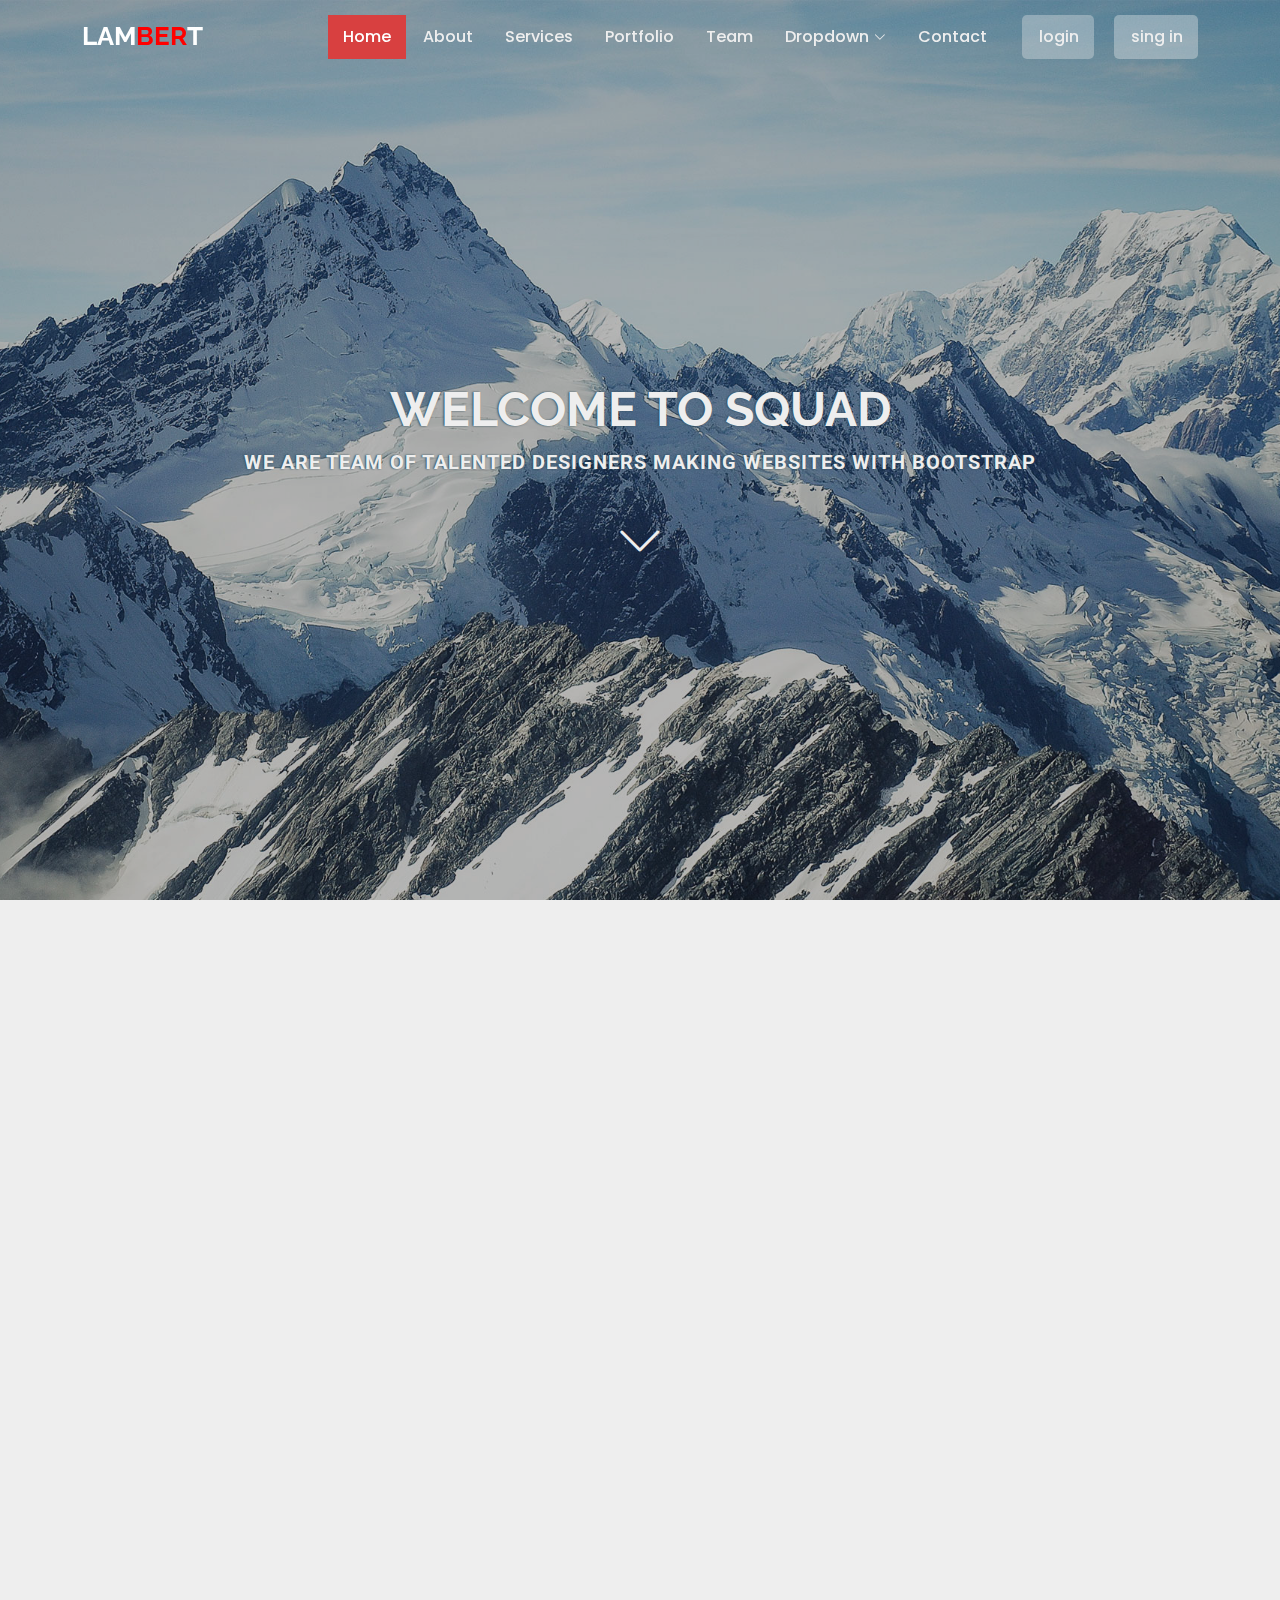
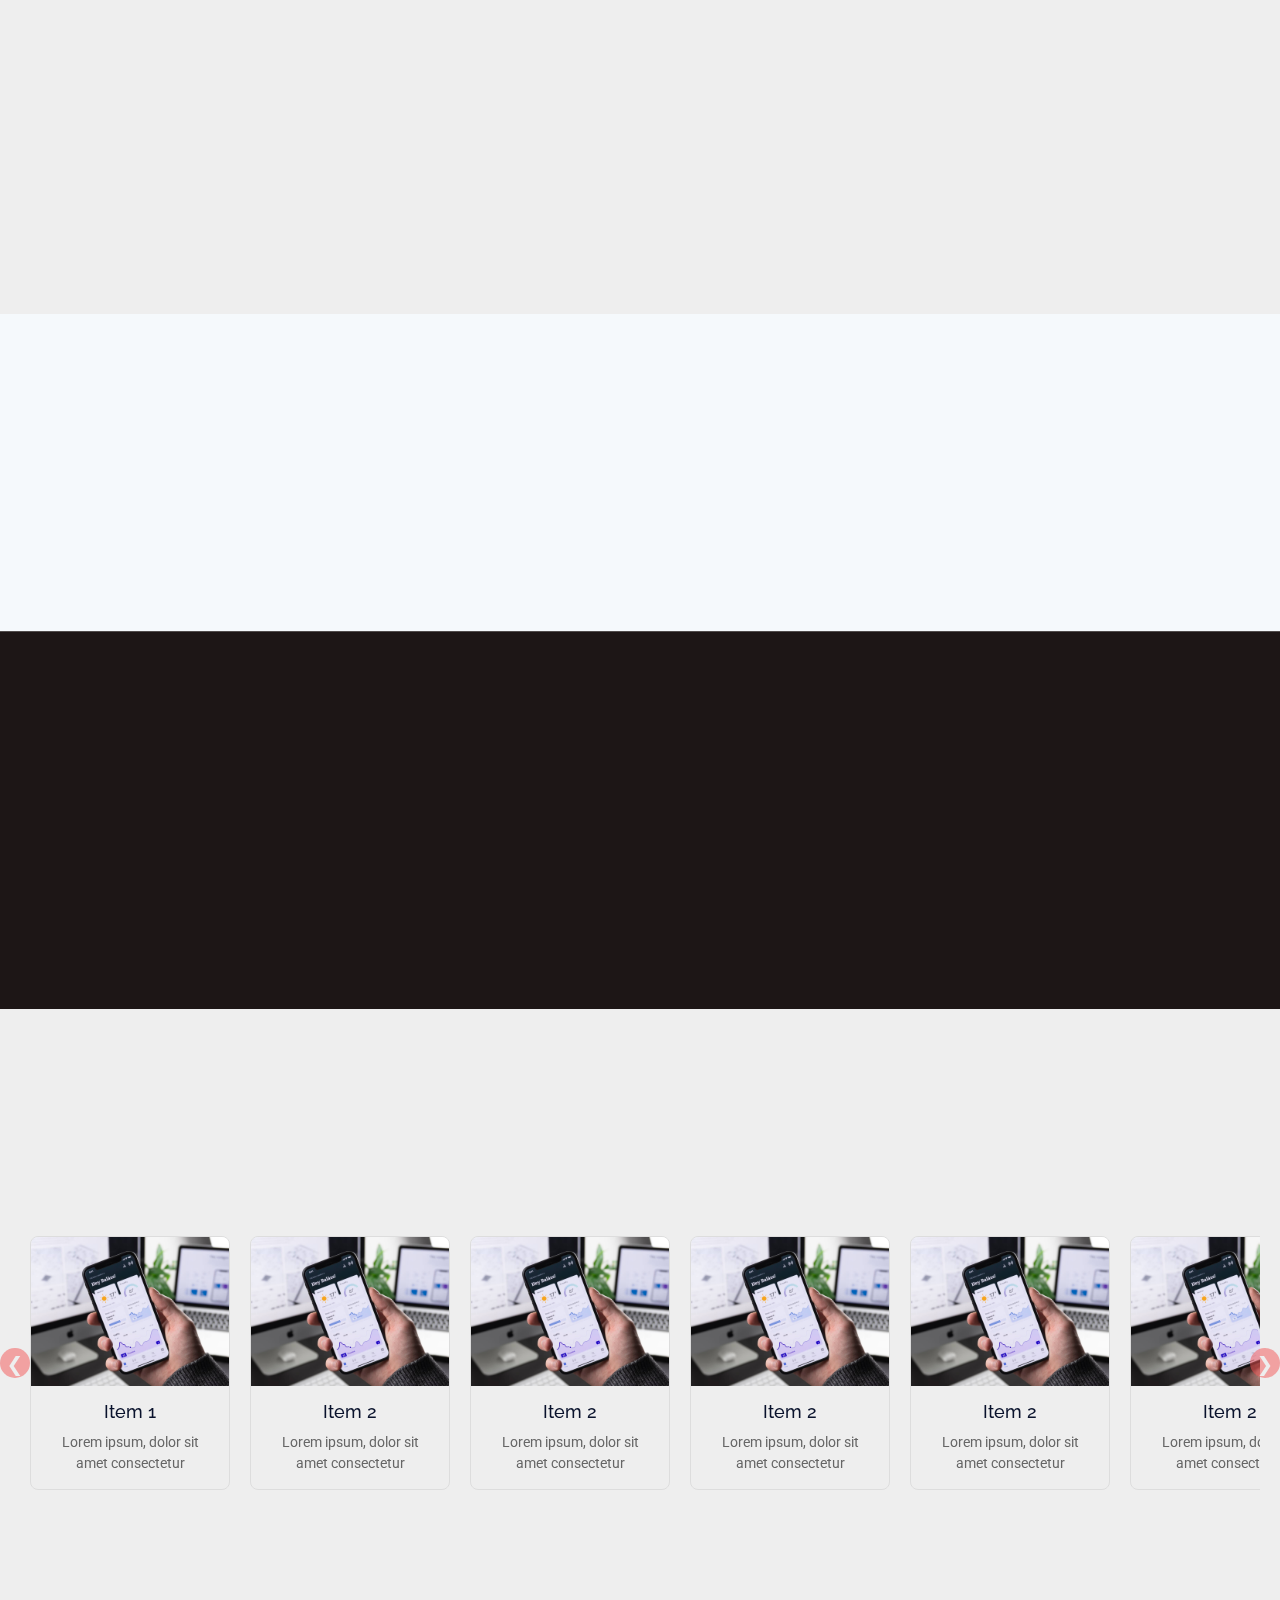
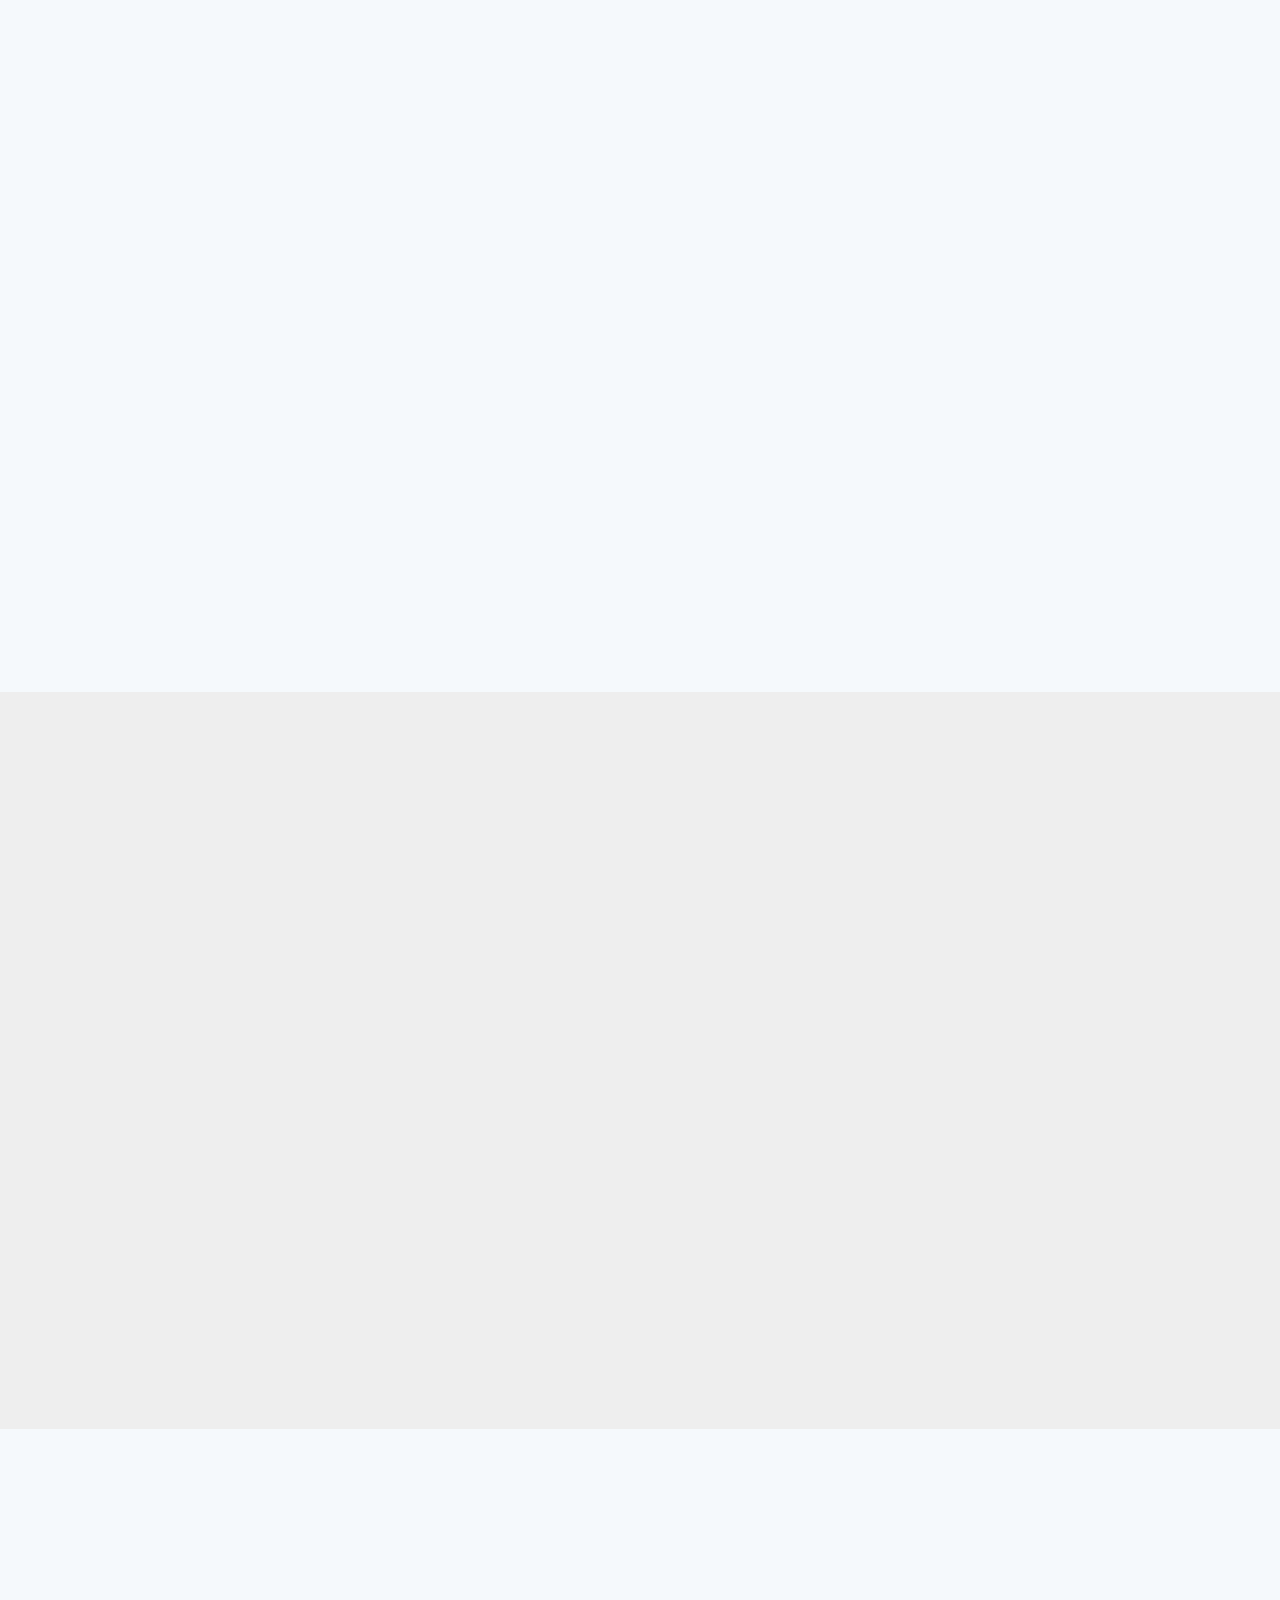
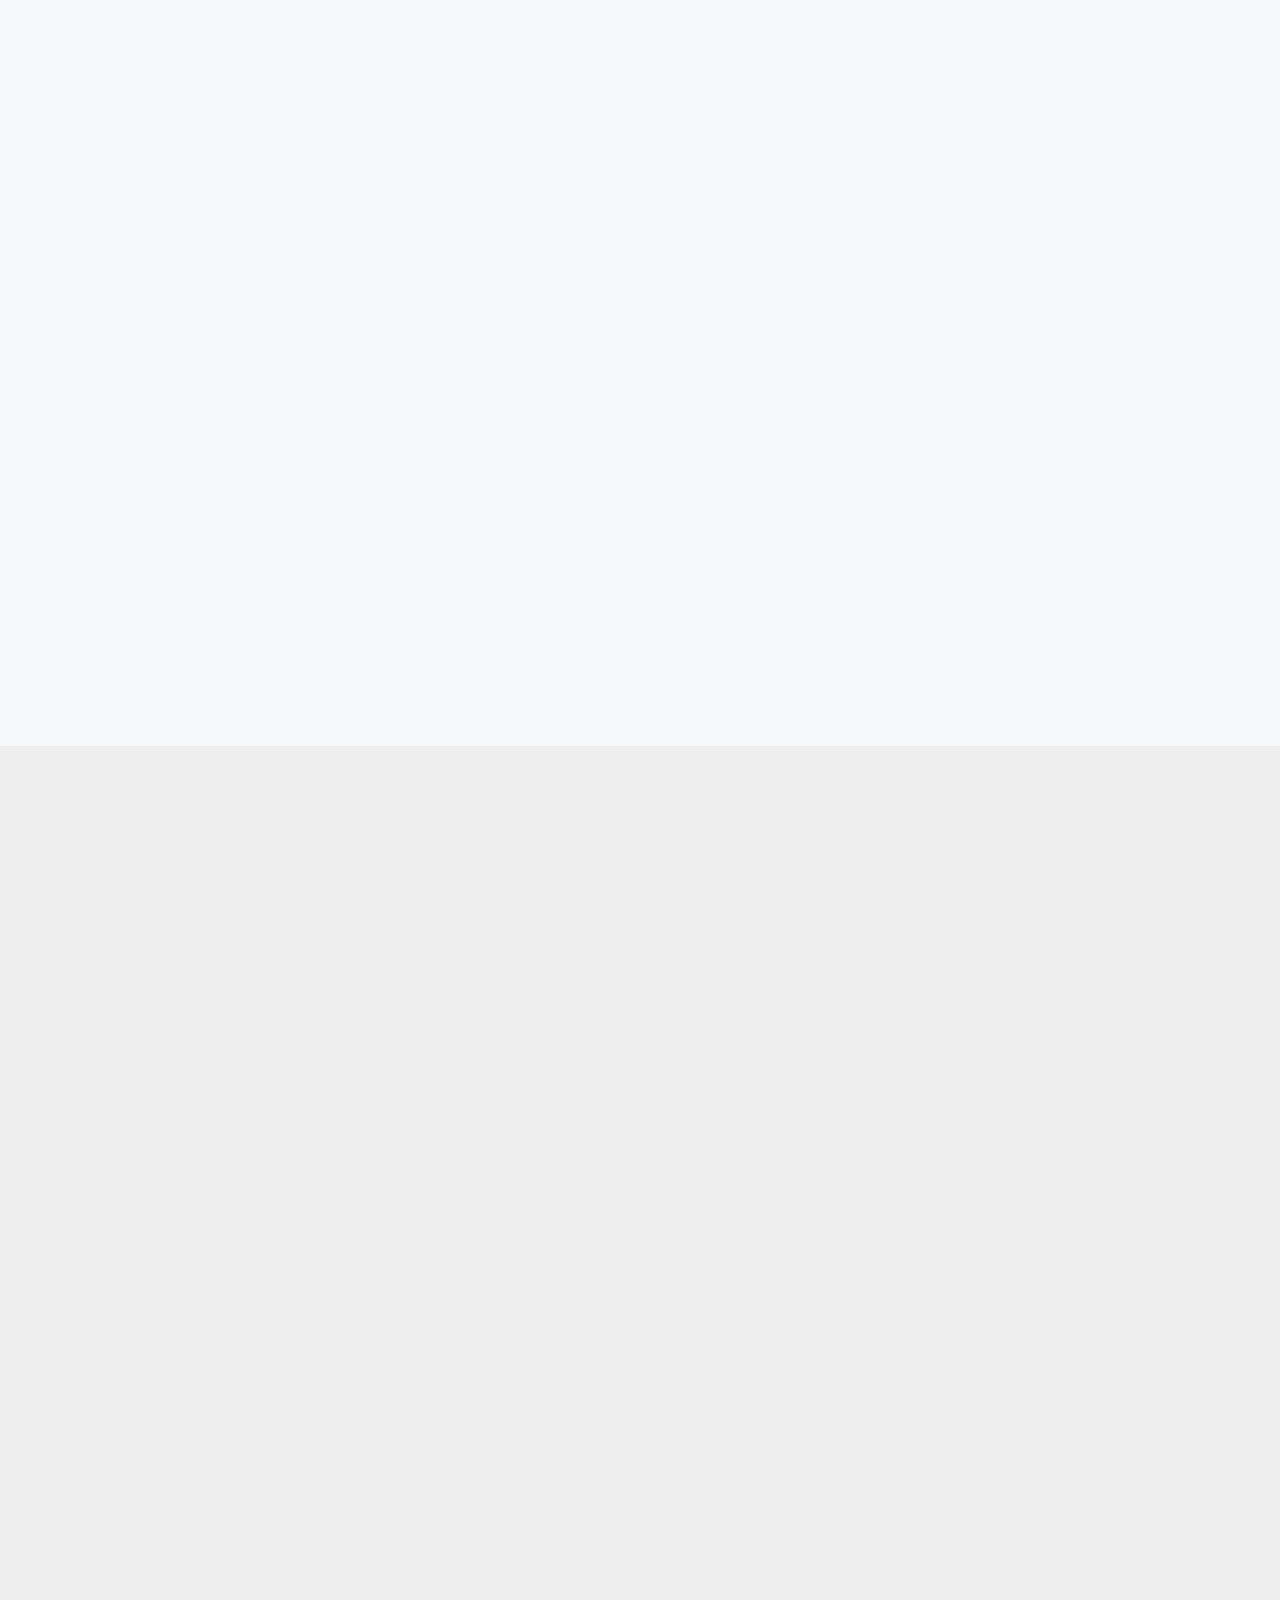
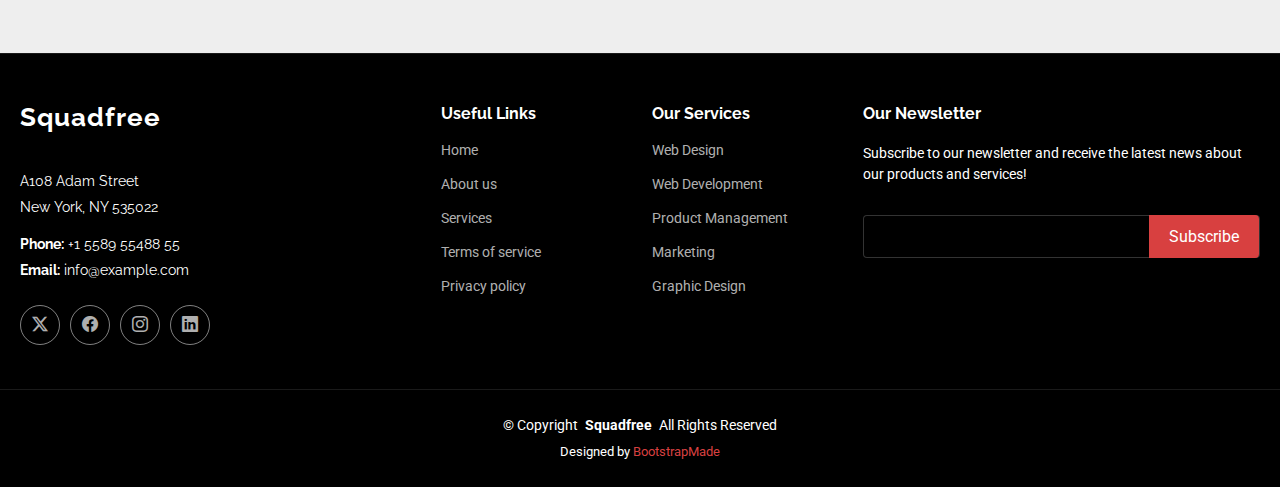
<file: Squadfree/Squadfree/index.html>
<!DOCTYPE html>
<html lang="en">

<head>
  <meta charset="utf-8">
  <meta content="width=device-width, initial-scale=1.0" name="viewport">
  <title>Lambert</title>
  <meta name="description" content="">
  <meta name="keywords" content="">

  <!-- Favicons -->
  <link href="assets/img/iconlambert.png" rel="icon">
  <link href="assets/img/apple-touch-icon.png" rel="apple-touch-icon">

  <!-- Fonts -->
  <link href="https://fonts.googleapis.com" rel="preconnect">
  <link href="https://fonts.gstatic.com" rel="preconnect" crossorigin>
  <link href="https://fonts.googleapis.com/css2?family=Roboto:ital,wght@0,100;0,300;0,400;0,500;0,700;0,900;1,100;1,300;1,400;1,500;1,700;1,900&family=Poppins:ital,wght@0,100;0,200;0,300;0,400;0,500;0,600;0,700;0,800;0,900;1,100;1,200;1,300;1,400;1,500;1,600;1,700;1,800;1,900&family=Raleway:ital,wght@0,100;0,200;0,300;0,400;0,500;0,600;0,700;0,800;0,900;1,100;1,200;1,300;1,400;1,500;1,600;1,700;1,800;1,900&display=swap" rel="stylesheet">

  <!-- Vendor CSS Files -->
  <link href="assets/vendor/bootstrap/css/bootstrap.min.css" rel="stylesheet">
  <link href="assets/vendor/bootstrap-icons/bootstrap-icons.css" rel="stylesheet">
  <link href="assets/vendor/aos/aos.css" rel="stylesheet">
  <link href="assets/vendor/glightbox/css/glightbox.min.css" rel="stylesheet">
  <link href="assets/vendor/swiper/swiper-bundle.min.css" rel="stylesheet">

  <!-- Main CSS File -->
  <link href="assets/css/main.css" rel="stylesheet">

</head>

<body class="index-page">

  <header id="header" class="header d-flex align-items-center fixed-top">
    <div class="container-fluid container-xl position-relative d-flex align-items-center justify-content-between">

      <a href="index.html" class="logo d-flex align-items-center">
        <!-- Uncomment the line below if you also wish to use an image logo -->
        <!--  -->
       <!-- <img src="assets/img/new logo.png.png" alt=""  width="200%"> -->
        
          <!-- hna fin tbdl logo 👇 -->
          <h1 class="sitename">lam</h1><h1 style="color: red;" class="sitename">ber</h1><H1 style="color: rgb(255, 255, 255);" class="sitename">t</H1>
   
       
      </a>

      <nav id="navmenu" class="navmenu">
        <ul>
          <li><a href="#hero" class="active">Home</a></li>
          <li><a href="#about">About</a></li>
          <li><a href="#services">Services</a></li>
          <li><a href="#portfolio">Portfolio</a></li>
          <li><a href="#team">Team</a></li>
          <li class="dropdown"><a href="#"><span>Dropdown</span> <i class="bi bi-chevron-down toggle-dropdown"></i></a>
            <ul>
              <li><a href="#">Dropdown 1</a></li>
              <li class="dropdown"><a href="#"><span>Deep Dropdown</span> <i class="bi bi-chevron-down toggle-dropdown"></i></a>
                <ul>
                  <li><a href="#">Deep Dropdown 1</a></li>
                  <li><a href="#">Deep Dropdown 2</a></li>
                  <li><a href="#">Deep Dropdown 3</a></li>
                  <li><a href="#">Deep Dropdown 4</a></li>
                  <li><a href="#">Deep Dropdown 5</a></li>
                </ul>
              </li>
              <li><a href="#">Dropdown 2</a></li>
              <li><a href="#">Dropdown 3</a></li>
              <li><a href="#">Dropdown 4</a></li>
            </ul>
          </li> 
          <li><a href="#contact">Contact</a></li>
          <!-- the login and sing up element  -->
          <li class="login"><a href="./login.html">login</a></li>
          <li class="sing_in "><a href="./signUp.html">sing in</a></li>
        </ul>
        <i class="mobile-nav-toggle d-xl-none bi bi-list"></i>
      </nav>

    </div>
  </header>

  <main class="main">

    <!-- Hero Section -->
    <section id="hero" class="hero section accent-background">

      <img src="assets/img/hero-bg.jpg" alt="" data-aos="fade-in">

      <div class="container text-center" data-aos="fade-up" data-aos-delay="100">
        <h2>Welcome to Squad</h2>
        <p>We are team of talented designers making websites with Bootstrap</p>
        <a href="#about" class="btn-scroll" title="Scroll Down"><i class="bi bi-chevron-down"></i></a>
      </div>

    </section><!-- /Hero Section -->

    <!-- About Section -->
    <section id="about" class="about section">

      <div class="container">

        <div class="row gy-5">

          <div class="content col-xl-5 d-flex flex-column" data-aos="fade-up" data-aos-delay="100">
            <h3>Voluptatem dignissimos provident quasi</h3>
            <p>
              Lorem ipsum dolor sit amet, consectetur adipiscing elit, sed do eiusmod tempor incididunt ut labore et dolore magna aliqua. Duis aute irure dolor in reprehenderit
            </p>
            <a href="#" class="about-btn align-self-center align-self-xl-start"><span>About us</span> <i class="bi bi-chevron-right"></i></a>
          </div>

          <div class="col-xl-7" data-aos="fade-up" data-aos-delay="200">
            <div class="row gy-4">

              <div class="col-md-6 icon-box position-relative">
                <i class="bi bi-briefcase"></i>
                <h4><a href="" class="stretched-link">Corporis voluptates sit</a></h4>
                <p>Consequuntur sunt aut quasi enim aliquam quae harum pariatur laboris nisi ut aliquip</p>
              </div><!-- Icon-Box -->

              <div class="col-md-6 icon-box position-relative">
                <i class="bi bi-gem"></i>
                <h4><a href="" class="stretched-link">Ullamco laboris nisi</a></h4>
                <p>Excepteur sint occaecat cupidatat non proident, sunt in culpa qui officia deserunt</p>
              </div><!-- Icon-Box -->

              <div class="col-md-6 icon-box position-relative">
                <i class="bi bi-broadcast"></i>
                <h4><a href="" class="stretched-link">Labore consequatur</a></h4>
                <p>Aut suscipit aut cum nemo deleniti aut omnis. Doloribus ut maiores omnis facere</p>
              </div><!-- Icon-Box -->

              <div class="col-md-6 icon-box position-relative">
                <i class="bi bi-easel"></i>
                <h4><a href="" class="stretched-link">Beatae veritatis</a></h4>
                <p>Expedita veritatis consequuntur nihil tempore laudantium vitae denat pacta</p>
              </div><!-- Icon-Box -->

            </div>
          </div>

        </div>

      </div>

    </section><!-- /About Section -->

    <!-- Services Section -->
    <section id="services" class="services section">

      <!-- Section Title -->
      <div class="container section-title" data-aos="fade-up">
        <h2>Services</h2>
        <p>Necessitatibus eius consequatur ex aliquid fuga eum quidem sint consectetur velit</p>
      </div><!-- End Section Title -->

      <div class="container">

        <div class="row gy-4">

          <div class="col-xl-3 col-md-6 d-flex" data-aos="fade-up" data-aos-delay="100">
            <div class="service-item position-relative">
              <div class="icon"><i class="bi bi-activity icon"></i></div>
              <h4><a href="service-details.html" class="stretched-link">Lorem Ipsum</a></h4>
              <p>Voluptatum deleniti atque corrupti quos dolores et quas molestias excepturi</p>
            </div>
          </div><!-- End Service Item -->

          <div class="col-xl-3 col-md-6 d-flex" data-aos="fade-up" data-aos-delay="200">
            <div class="service-item position-relative">
              <div class="icon"><i class="bi bi-bounding-box-circles icon"></i></div>
              <h4><a href="service-details.html" class="stretched-link">Sed ut perspici</a></h4>
              <p>Duis aute irure dolor in reprehenderit in voluptate velit esse cillum dolore</p>
            </div>
          </div><!-- End Service Item -->

          <div class="col-xl-3 col-md-6 d-flex" data-aos="fade-up" data-aos-delay="300">
            <div class="service-item position-relative">
              <div class="icon"><i class="bi bi-calendar4-week icon"></i></div>
              <h4><a href="service-details.html" class="stretched-link">Magni Dolores</a></h4>
              <p>Excepteur sint occaecat cupidatat non proident, sunt in culpa qui officia</p>
            </div>
          </div><!-- End Service Item -->

          <div class="col-xl-3 col-md-6 d-flex" data-aos="fade-up" data-aos-delay="400">
            <div class="service-item position-relative">
              <div class="icon"><i class="bi bi-broadcast icon"></i></div>
              <h4><a href="service-details.html" class="stretched-link">Nemo Enim</a></h4>
              <p>At vero eos et accusamus et iusto odio dignissimos ducimus qui blanditiis</p>
            </div>
          </div><!-- End Service Item -->

        </div>

      </div>

    </section><!-- /Services Section -->

    <!-- Stats Section -->
    <section id="stats" class="stats section light-background">

      <div class="container" data-aos="fade-up" data-aos-delay="100">

        <div class="row gy-4">

          <div class="col-lg-3 col-md-6">
            <div class="stats-item">
              <i class="bi bi-emoji-smile"></i>
              <span data-purecounter-start="0" data-purecounter-end="232" data-purecounter-duration="1" class="purecounter"></span>
              <p><strong>Happy Clients</strong> <span>consequuntur quae</span></p>
            </div>
          </div><!-- End Stats Item -->

          <div class="col-lg-3 col-md-6">
            <div class="stats-item">
              <i class="bi bi-journal-richtext"></i>
              <span data-purecounter-start="0" data-purecounter-end="521" data-purecounter-duration="1" class="purecounter"></span>
              <p><strong>Projects</strong> <span>adipisci atque cum quia aut</span></p>
            </div>
          </div><!-- End Stats Item -->

          <div class="col-lg-3 col-md-6">
            <div class="stats-item">
              <i class="bi bi-headset"></i>
              <span data-purecounter-start="0" data-purecounter-end="1453" data-purecounter-duration="1" class="purecounter"></span>
              <p><strong>Hours Of Support</strong> <span>aut commodi quaerat</span></p>
            </div>
          </div><!-- End Stats Item -->

          <div class="col-lg-3 col-md-6">
            <div class="stats-item">
              <i class="bi bi-people"></i>
              <span data-purecounter-start="0" data-purecounter-end="32" data-purecounter-duration="1" class="purecounter"></span>
              <p><strong>Hard Workers</strong> <span>rerum asperiores dolor</span></p>
            </div>
          </div><!-- End Stats Item -->

        </div>

      </div>

    </section><!-- /Stats Section -->

    <!-- Call To Action Section -->
    <section id="call-to-action" class="call-to-action section accent-background">

      <img src="assets/img/ctbe-bg.jpg" alt="">

      <div class="container">
        <div class="row justify-content-center" data-aos="zoom-in" data-aos-delay="100">
          <div class="col-xl-10">
            <div class="text-center">
              <h3>Call To Action</h3>
              <p>Duis aute irure dolor in reprehenderit in voluptate velit esse cillum dolore eu fugiat nulla pariatur. Excepteur sint occaecat cupidatat non proident, sunt in culpa qui officia deserunt mollit anim id est laborum.</p>
              <a class="cta-btn" href="#">Call To Action</a>
            </div>
          </div>
        </div>
      </div>

    </section><!-- /Call To Action Section -->

    <!-- Portfolio Section -->
    <section id="portfolio" class="portfolio section">

      <!-- Section Title -->
      <div class="container section-title" data-aos="fade-up">
        <h2>Portfolio</h2>
        <p>Necessitatibus eius consequatur ex aliquid fuga eum quidem sint consectetur velit</p>
      </div><!-- End Section Title -->




<!-- ##################################################################################################################################################################### -->

      <!-- the produyct container  -->
      <div class="container">
        <!-- Navigation Buttons -->
        <button class="nav-button left" onclick="scrollGrid(-1)">&#10094;</button>
        <button class="nav-button right" onclick="scrollGrid(1)">&#10095;</button>
      
        <div class="scrollable-container">
          <div class="grid-container">
            <!-- Grid Items -->
            <div class="grid-item">
              <img src="./assets/img/portfolio/app-1.jpg" class="img-fluid" alt="">
              <div class="item-info">
                <h4>Item 1</h4>
                <p>Lorem ipsum, dolor sit amet consectetur</p>
              </div>
            </div>
      
            <div class="grid-item">
              <img src="./assets/img/portfolio/app-1.jpg" class="img-fluid" alt="">
              <div class="item-info">
                <h4>Item 2</h4>
                <p>Lorem ipsum, dolor sit amet consectetur</p>
              </div>
            </div>
      

            
            <div class="grid-item">
              <img src="./assets/img/portfolio/app-1.jpg" class="img-fluid" alt="">
              <div class="item-info">
                <h4>Item 2</h4>
                <p>Lorem ipsum, dolor sit amet consectetur</p>
              </div>
            </div>
      


            
            <div class="grid-item">
              <img src="./assets/img/portfolio/app-1.jpg" class="img-fluid" alt="">
              <div class="item-info">
                <h4>Item 2</h4>
                <p>Lorem ipsum, dolor sit amet consectetur</p>
              </div>
            </div>
      
            
            <div class="grid-item">
              <img src="./assets/img/portfolio/app-1.jpg" class="img-fluid" alt="">
              <div class="item-info">
                <h4>Item 2</h4>
                <p>Lorem ipsum, dolor sit amet consectetur</p>
              </div>
            </div>
      
            
            <div class="grid-item">
              <img src="./assets/img/portfolio/app-1.jpg" class="img-fluid" alt="">
              <div class="item-info">
                <h4>Item 2</h4>
                <p>Lorem ipsum, dolor sit amet consectetur</p>
              </div>
            </div>
      
            
            <div class="grid-item">
              <img src="./assets/img/portfolio/app-1.jpg" class="img-fluid" alt="">
              <div class="item-info">
                <h4>Item 2</h4>
                <p>Lorem ipsum, dolor sit amet consectetur</p>
              </div>
            </div>
      
            
            <div class="grid-item">
              <img src="./assets/img/portfolio/app-1.jpg" class="img-fluid" alt="">
              <div class="item-info">
                <h4>Item 2</h4>
                <p>Lorem ipsum, dolor sit amet consectetur</p>
              </div>
            </div>
      
            
            <div class="grid-item">
              <img src="./assets/img/portfolio/app-1.jpg" class="img-fluid" alt="">
              <div class="item-info">
                <h4>Item 2</h4>
                <p>Lorem ipsum, dolor sit amet consectetur</p>
              </div>
            </div>
      
            
            <div class="grid-item">
              <img src="./assets/img/portfolio/app-1.jpg" class="img-fluid" alt="">
              <div class="item-info">
                <h4>Item 2</h4>
                <p>Lorem ipsum, dolor sit amet consectetur</p>
              </div>
            </div>
      
            
            <div class="grid-item">
              <img src="./assets/img/portfolio/app-1.jpg" class="img-fluid" alt="">
              <div class="item-info">
                <h4>Item 2</h4>
                <p>Lorem ipsum, dolor sit amet consectetur</p>
              </div>
            </div>
      

            
            <div class="grid-item">
              <img src="./assets/img/portfolio/app-1.jpg" class="img-fluid" alt="">
              <div class="item-info">
                <h4>Item 2</h4>
                <p>Lorem ipsum, dolor sit amet consectetur</p>
              </div>
            </div>
      
            
            <div class="grid-item">
              <img src="./assets/img/portfolio/app-1.jpg" class="img-fluid" alt="">
              <div class="item-info">
                <h4>Item 2</h4>
                <p>Lorem ipsum, dolor sit amet consectetur</p>
              </div>
            </div>
      
            
            <div class="grid-item">
              <img src="./assets/img/portfolio/app-1.jpg" class="img-fluid" alt="">
              <div class="item-info">
                <h4>Item 2</h4>
                <p>Lorem ipsum, dolor sit amet consectetur</p>
              </div>
            </div>
      
            <div class="grid-item">
              <img src="./assets/img/portfolio/app-1.jpg" class="img-fluid" alt="">
              <div class="item-info">
                <h4>Item 2</h4>
                <p>Lorem ipsum, dolor sit amet consectetur</p>
              </div>
            </div>
      

            
            <div class="grid-item">
              <img src="./assets/img/portfolio/app-1.jpg" class="img-fluid" alt="">
              <div class="item-info">
                <h4>Item 2</h4>
                <p>Lorem ipsum, dolor sit amet consectetur</p>
              </div>
            </div>
      
            
            <div class="grid-item">
              <img src="./assets/img/portfolio/app-1.jpg" class="img-fluid" alt="">
              <div class="item-info">
                <h4>Item 2</h4>
                <p>Lorem ipsum, dolor sit amet consectetur</p>
              </div>
            </div>
      
            
            <div class="grid-item">
              <img src="./assets/img/portfolio/app-1.jpg" class="img-fluid" alt="">
              <div class="item-info">
                <h4>Item 2</h4>
                <p>Lorem ipsum, dolor sit amet consectetur</p>
              </div>
            </div>
      
            
            <div class="grid-item">
              <img src="./assets/img/portfolio/app-1.jpg" class="img-fluid" alt="">
              <div class="item-info">
                <h4>Item 2</h4>
                <p>Lorem ipsum, dolor sit amet consectetur</p>
              </div>
            </div>
      
            
            <div class="grid-item">
              <img src="./assets/img/portfolio/app-1.jpg" class="img-fluid" alt="">
              <div class="item-info">
                <h4>Item 2</h4>
                <p>Lorem ipsum, dolor sit amet consectetur</p>
              </div>
            </div>
      
      
            <div class="grid-item">
              <img src="./assets/img/portfolio/app-1.jpg" class="img-fluid" alt="">
              <div class="item-info">
                <h4>Item 2</h4>
                <p>Lorem ipsum, dolor sit amet consectetur</p>
              </div>
            </div>
      

            
            <div class="grid-item">
              <img src="./assets/img/portfolio/app-1.jpg" class="img-fluid" alt="">
              <div class="item-info">
                <h4>Item 2</h4>
                <p>Lorem ipsum, dolor sit amet consectetur</p>
              </div>
            </div>
      
            
            <div class="grid-item">
              <img src="./assets/img/portfolio/app-1.jpg" class="img-fluid" alt="">
              <div class="item-info">
                <h4>Item 2</h4>
                <p>Lorem ipsum, dolor sit amet consectetur</p>
              </div>
            </div>
      
            
            <div class="grid-item">
              <img src="./assets/img/portfolio/app-1.jpg" class="img-fluid" alt="">
              <div class="item-info">
                <h4>Item 2</h4>
                <p>Lorem ipsum, dolor sit amet consectetur</p>
              </div>
            </div>
      
            
            <div class="grid-item">
              <img src="./assets/img/portfolio/app-1.jpg" class="img-fluid" alt="">
              <div class="item-info">
                <h4>Item 2</h4>
                <p>Lorem ipsum, dolor sit amet consectetur</p>
              </div>
            </div>
      
            
           
          </div><!-- End Grid Container -->
        </div>
      </div>
        
      <!-- ########################################################################################################################################################### -->

    </section><!-- /Portfolio Section -->

    <!-- Testimonials Section -->
    <section id="testimonials" class="testimonials section light-background">

      <!-- Section Title -->
      <div class="container section-title" data-aos="fade-up">
        <h2>Testimonials</h2>
        <p>Necessitatibus eius consequatur ex aliquid fuga eum quidem sint consectetur velit</p>
      </div><!-- End Section Title -->

      <div class="container" data-aos="fade-up" data-aos-delay="100">

        <div class="swiper init-swiper">
          <script type="application/json" class="swiper-config">
            {
              "loop": true,
              "speed": 600,
              "autoplay": {
                "delay": 5000
              },
              "slidesPerView": "auto",
              "pagination": {
                "el": ".swiper-pagination",
                "type": "bullets",
                "clickable": true
              },
              "breakpoints": {
                "320": {
                  "slidesPerView": 1,
                  "spaceBetween": 40
                },
                "1200": {
                  "slidesPerView": 3,
                  "spaceBetween": 1
                }
              }
            }
          </script>
          <div class="swiper-wrapper">

            <div class="swiper-slide">
              <div class="testimonial-item">
                <p>
                  <i class="bi bi-quote quote-icon-left"></i>
                  <span>Proin iaculis purus consequat sem cure digni ssim donec porttitora entum suscipit rhoncus. Accusantium quam, ultricies eget id, aliquam eget nibh et. Maecen aliquam, risus at semper.</span>
                  <i class="bi bi-quote quote-icon-right"></i>
                </p>
                <img src="assets/img/testimonials/testimonials-1.jpg" class="testimonial-img" alt="">
                <h3>Saul Goodman</h3>
                <h4>Ceo &amp; Founder</h4>
              </div>
            </div><!-- End testimonial item -->

            <div class="swiper-slide">
              <div class="testimonial-item">
                <p>
                  <i class="bi bi-quote quote-icon-left"></i>
                  <span>Export tempor illum tamen malis malis eram quae irure esse labore quem cillum quid malis quorum velit fore eram velit sunt aliqua noster fugiat irure amet legam anim culpa.</span>
                  <i class="bi bi-quote quote-icon-right"></i>
                </p>
                <img src="assets/img/testimonials/testimonials-2.jpg" class="testimonial-img" alt="">
                <h3>Sara Wilsson</h3>
                <h4>Designer</h4>
              </div>
            </div><!-- End testimonial item -->

            <div class="swiper-slide">
              <div class="testimonial-item">
                <p>
                  <i class="bi bi-quote quote-icon-left"></i>
                  <span>Enim nisi quem export duis labore cillum quae magna enim sint quorum nulla quem veniam duis minim tempor labore quem eram duis noster aute amet eram fore quis sint minim.</span>
                  <i class="bi bi-quote quote-icon-right"></i>
                </p>
                <img src="assets/img/testimonials/testimonials-3.jpg" class="testimonial-img" alt="">
                <h3>Jena Karlis</h3>
                <h4>Store Owner</h4>
              </div>
            </div><!-- End testimonial item -->

            <div class="swiper-slide">
              <div class="testimonial-item">
                <p>
                  <i class="bi bi-quote quote-icon-left"></i>
                  <span>Fugiat enim eram quae cillum dolore dolor amet nulla culpa multos export minim fugiat dolor enim duis veniam ipsum anim magna sunt elit fore quem dolore labore illum veniam.</span>
                  <i class="bi bi-quote quote-icon-right"></i>
                </p>
                <img src="assets/img/testimonials/testimonials-4.jpg" class="testimonial-img" alt="">
                <h3>Matt Brandon</h3>
                <h4>Freelancer</h4>
              </div>
            </div><!-- End testimonial item -->

            <div class="swiper-slide">
              <div class="testimonial-item">
                <p>
                  <i class="bi bi-quote quote-icon-left"></i>
                  <span>Quis quorum aliqua sint quem legam fore sunt eram irure aliqua veniam tempor noster veniam sunt culpa nulla illum cillum fugiat legam esse veniam culpa fore nisi cillum quid.</span>
                  <i class="bi bi-quote quote-icon-right"></i>
                </p>
                <img src="assets/img/testimonials/testimonials-5.jpg" class="testimonial-img" alt="">
                <h3>John Larson</h3>
                <h4>Entrepreneur</h4>
              </div>
            </div><!-- End testimonial item -->

          </div>
          <div class="swiper-pagination"></div>
        </div>

      </div>

    </section><!-- /Testimonials Section -->

    <!-- Team Section -->
    <section id="team" class="team section">

      <!-- Section Title -->
      <div class="container section-title" data-aos="fade-up">
        <h2>Team</h2>
        <p>Necessitatibus eius consequatur ex aliquid fuga eum quidem sint consectetur velit</p>
      </div><!-- End Section Title -->

      <div class="container" data-aos="fade-up" data-aos-delay="100">

        <div class="row gy-5">

          <div class="col-xl-4 col-md-6 d-flex" data-aos="zoom-in" data-aos-delay="200">
            <div class="team-member">
              <div class="member-img">
                <img src="assets/img/team/team-1.jpg" class="img-fluid" alt="">
              </div>
              <div class="member-info">
                <div class="social">
                  <a href=""><i class="bi bi-twitter-x"></i></a>
                  <a href=""><i class="bi bi-facebook"></i></a>
                  <a href=""><i class="bi bi-instagram"></i></a>
                  <a href=""><i class="bi bi-linkedin"></i></a>
                </div>
                <h4>Walter White</h4>
                <span>Chief Executive Officer</span>
              </div>
            </div>
          </div><!-- End Team Member -->

          <div class="col-xl-4 col-md-6 d-flex" data-aos="zoom-in" data-aos-delay="400">
            <div class="team-member">
              <div class="member-img">
                <img src="assets/img/team/team-2.jpg" class="img-fluid" alt="">
              </div>
              <div class="member-info">
                <div class="social">
                  <a href=""><i class="bi bi-twitter-x"></i></a>
                  <a href=""><i class="bi bi-facebook"></i></a>
                  <a href=""><i class="bi bi-instagram"></i></a>
                  <a href=""><i class="bi bi-linkedin"></i></a>
                </div>
                <h4>Sarah Jhonson</h4>
                <span>Product Manager</span>
              </div>
            </div>
          </div><!-- End Team Member -->

          <div class="col-xl-4 col-md-6 d-flex" data-aos="zoom-in" data-aos-delay="600">
            <div class="team-member">
              <div class="member-img">
                <img src="assets/img/team/team-3.jpg" class="img-fluid" alt="">
              </div>
              <div class="member-info">
                <div class="social">
                  <a href=""><i class="bi bi-twitter-x"></i></a>
                  <a href=""><i class="bi bi-facebook"></i></a>
                  <a href=""><i class="bi bi-instagram"></i></a>
                  <a href=""><i class="bi bi-linkedin"></i></a>
                </div>
                <h4>William Anderson</h4>
                <span>CTO</span>
              </div>
            </div>
          </div><!-- End Team Member -->

        </div>

      </div>

    </section><!-- /Team Section -->

    <!-- Pricing Section -->
     <!-- t7aydat  -->
    <!-- End Pricing Item -->

        </div>

      </div>

    </section><!-- /Pricing Section -->

    <!-- Faq Section -->
    <section id="faq" class="faq section light-background">

      <!-- Section Title -->
      <div class="container section-title" data-aos="fade-up">
        <h2>Frequently Asked Questions</h2>
        <p>Necessitatibus eius consequatur ex aliquid fuga eum quidem sint consectetur velit</p>
      </div><!-- End Section Title -->

      <div class="container">

        <div class="row faq-item" data-aos="fade-up" data-aos-delay="100">
          <div class="col-lg-5 d-flex">
            <i class="bi bi-question-circle"></i>
            <h4>Non consectetur a erat nam at lectus urna duis?</h4>
          </div>
          <div class="col-lg-7">
            <p>
              Feugiat pretium nibh ipsum consequat. Tempus iaculis urna id volutpat lacus laoreet non curabitur gravida. Venenatis lectus magna fringilla urna porttitor rhoncus dolor purus non.
            </p>
          </div>
        </div><!-- End F.A.Q Item-->

        <div class="row faq-item" data-aos="fade-up" data-aos-delay="200">
          <div class="col-lg-5 d-flex">
            <i class="bi bi-question-circle"></i>
            <h4>Feugiat scelerisque varius morbi enim nunc faucibus a pellentesque?</h4>
          </div>
          <div class="col-lg-7">
            <p>
              Dolor sit amet consectetur adipiscing elit pellentesque habitant morbi. Id interdum velit laoreet id donec ultrices. Fringilla phasellus faucibus scelerisque eleifend donec pretium. Est pellentesque elit ullamcorper dignissim.
            </p>
          </div>
        </div><!-- End F.A.Q Item-->

        <div class="row faq-item" data-aos="fade-up" data-aos-delay="300">
          <div class="col-lg-5 d-flex">
            <i class="bi bi-question-circle"></i>
            <h4>Dolor sit amet consectetur adipiscing elit pellentesque habitant morbi?</h4>
          </div>
          <div class="col-lg-7">
            <p>
              Eleifend mi in nulla posuere sollicitudin aliquam ultrices sagittis orci. Faucibus pulvinar elementum integer enim. Sem nulla pharetra diam sit amet nisl suscipit. Rutrum tellus pellentesque eu tincidunt. Lectus urna duis convallis convallis tellus.
            </p>
          </div>
        </div><!-- End F.A.Q Item-->

        <div class="row faq-item" data-aos="fade-up" data-aos-delay="400">
          <div class="col-lg-5 d-flex">
            <i class="bi bi-question-circle"></i>
            <h4>Ac odio tempor orci dapibus. Aliquam eleifend mi in nulla?</h4>
          </div>
          <div class="col-lg-7">
            <p>
              Aperiam itaque sit optio et deleniti eos nihil quidem cumque. Voluptas dolorum accusantium sunt sit enim. Provident consequuntur quam aut reiciendis qui rerum dolorem sit odio. Repellat assumenda soluta sunt pariatur error doloribus fuga.
            </p>
          </div>
        </div><!-- End F.A.Q Item-->

        <div class="row faq-item" data-aos="fade-up" data-aos-delay="500">
          <div class="col-lg-5 d-flex">
            <i class="bi bi-question-circle"></i>
            <h4>Tempus quam pellentesque nec nam aliquam sem et tortor consequat?</h4>
          </div>
          <div class="col-lg-7">
            <p>
              Molestie a iaculis at erat pellentesque adipiscing commodo. Dignissim suspendisse in est ante in. Nunc vel risus commodo viverra maecenas accumsan. Sit amet nisl suscipit adipiscing bibendum est. Purus gravida quis blandit turpis cursus in
            </p>
          </div>
        </div><!-- End F.A.Q Item-->

      </div>

    </section><!-- /Faq Section -->

    <!-- Contact Section -->
    <section id="contact" class="contact section">

      <!-- Section Title -->
      <div class="container section-title" data-aos="fade-up">
        <h2>Contact</h2>
        <p>Necessitatibus eius consequatur ex aliquid fuga eum quidem sint consectetur velit</p>
      </div><!-- End Section Title -->

      <div class="container" data-aos="fade-up" data-aos-delay="100">

        <div class="row gy-4">

          <div class="col-lg-5">

            <div class="info-wrap">
              <div class="info-item d-flex" data-aos="fade-up" data-aos-delay="200">
                <i class="bi bi-geo-alt flex-shrink-0"></i>
                <div>
                  <h3>Address</h3>
                  <p>A108 Adam Street, New York, NY 535022</p>
                </div>
              </div><!-- End Info Item -->

              <div class="info-item d-flex" data-aos="fade-up" data-aos-delay="300">
                <i class="bi bi-telephone flex-shrink-0"></i>
                <div>
                  <h3>Call Us</h3>
                  <p>+1 5589 55488 55</p>
                </div>
              </div><!-- End Info Item -->

              <div class="info-item d-flex" data-aos="fade-up" data-aos-delay="400">
                <i class="bi bi-envelope flex-shrink-0"></i>
                <div>
                  <h3>Email Us</h3>
                  <p>info@example.com</p>
                </div>
              </div><!-- End Info Item -->

              <iframe src="https://www.google.com/maps/embed?pb=!1m18!1m12!1m3!1d26594.84967201427!2d-7.656619269186955!3d33.57009950180505!2m3!1f0!2f0!3f0!3m2!1i1024!2i768!4f13.1!3m3!1m2!1s0xda7d2e9854fbd49%3A0xcb8dc82bd8575005!2sMaarif%2C%20Casablanca%2C%20Maroc!5e0!3m2!1sfr!2shk!4v1737689161873!5m2!1sfr!2shk" width="100%" height="300px" style="border:0;" allowfullscreen="" loading="lazy" referrerpolicy="no-referrer-when-downgrade"></iframe>
            </div>
          </div>

          <div class="col-lg-7">
            <form action="forms/contact.php" method="post" class="php-email-form" data-aos="fade-up" data-aos-delay="200">
              <div class="row gy-4">

                <div class="col-md-6">
                  <label for="name-field" class="pb-2">Your Name</label>
                  <input type="text" name="name" id="name-field" class="form-control" required="">
                </div>

                <div class="col-md-6">
                  <label for="email-field" class="pb-2">Your Email</label>
                  <input type="email" class="form-control" name="email" id="email-field" required="">
                </div>

                <div class="col-md-12">
                  <label for="subject-field" class="pb-2">Subject</label>
                  <input type="text" class="form-control" name="subject" id="subject-field" required="">
                </div>

                <div class="col-md-12">
                  <label for="message-field" class="pb-2">Message</label>
                  <textarea class="form-control" name="message" rows="10" id="message-field" required=""></textarea>
                </div>

                <div class="col-md-12 text-center">
                  <div class="loading">Loading</div>
                  <div class="error-message"></div>
                  <div class="sent-message">Your message has been sent. Thank you!</div>

                  <button type="submit">Send Message</button>
                </div>

              </div>
            </form>
          </div><!-- End Contact Form -->

        </div>

      </div>

    </section><!-- /Contact Section -->

  </main>

  <footer id="footer" class="footer dark-background">

    <div class="container footer-top">
      <div class="row gy-4">
        <div class="col-lg-4 col-md-6 footer-about">
          <a href="index.html" class="logo d-flex align-items-center">
            <span class="sitename">Squadfree</span>
          </a>
          <div class="footer-contact pt-3">
            <p>A108 Adam Street</p>
            <p>New York, NY 535022</p>
            <p class="mt-3"><strong>Phone:</strong> <span>+1 5589 55488 55</span></p>
            <p><strong>Email:</strong> <span>info@example.com</span></p>
          </div>
          <div class="social-links d-flex mt-4">
            <a href=""><i class="bi bi-twitter-x"></i></a>
            <a href=""><i class="bi bi-facebook"></i></a>
            <a href=""><i class="bi bi-instagram"></i></a>
            <a href=""><i class="bi bi-linkedin"></i></a>
          </div>
        </div>

        <div class="col-lg-2 col-md-3 footer-links">
          <h4>Useful Links</h4>
          <ul>
            <li><a href="#">Home</a></li>
            <li><a href="#">About us</a></li>
            <li><a href="#">Services</a></li>
            <li><a href="#">Terms of service</a></li>
            <li><a href="#">Privacy policy</a></li>
          </ul>
        </div>

        <div class="col-lg-2 col-md-3 footer-links">
          <h4>Our Services</h4>
          <ul>
            <li><a href="#">Web Design</a></li>
            <li><a href="#">Web Development</a></li>
            <li><a href="#">Product Management</a></li>
            <li><a href="#">Marketing</a></li>
            <li><a href="#">Graphic Design</a></li>
          </ul>
        </div>

        <div class="col-lg-4 col-md-12 footer-newsletter">
          <h4>Our Newsletter</h4>
          <p>Subscribe to our newsletter and receive the latest news about our products and services!</p>
          <form action="forms/newsletter.php" method="post" class="php-email-form">
            <div class="newsletter-form"><input type="email" name="email"><input type="submit" value="Subscribe"></div>
            <div class="loading">Loading</div>
            <div class="error-message"></div>
            <div class="sent-message">Your subscription request has been sent. Thank you!</div>
          </form>
        </div>

      </div>
    </div>

    <div class="container copyright text-center mt-4">
      <p>© <span>Copyright</span> <strong class="px-1 sitename">Squadfree</strong> <span>All Rights Reserved</span></p>
      <div class="credits">
        <!-- All the links in the footer should remain intact. -->
        <!-- You can delete the links only if you've purchased the pro version. -->
        <!-- Licensing information: https://bootstrapmade.com/license/ -->
        <!-- Purchase the pro version with working PHP/AJAX contact form: [buy-url] -->
        Designed by <a href="https://bootstrapmade.com/">BootstrapMade</a>
      </div>
    </div>

  </footer>

  <!-- Scroll Top -->
  <a href="#" id="scroll-top" class="scroll-top d-flex align-items-center justify-content-center"><i class="bi bi-arrow-up-short"></i></a>

  <!-- Preloader -->
  <div id="preloader"></div>

  <!-- Vendor JS Files -->
  <script src="assets/vendor/bootstrap/js/bootstrap.bundle.min.js"></script>
  <script src="assets/vendor/php-email-form/validate.js"></script>
  <script src="assets/vendor/aos/aos.js"></script>
  <script src="assets/vendor/purecounter/purecounter_vanilla.js"></script>
  <script src="assets/vendor/glightbox/js/glightbox.min.js"></script>
  <script src="assets/vendor/imagesloaded/imagesloaded.pkgd.min.js"></script>
  <script src="assets/vendor/isotope-layout/isotope.pkgd.min.js"></script>
  <script src="assets/vendor/swiper/swiper-bundle.min.js"></script>

  <!-- Main JS File -->
  <script src="assets/js/main.js"></script>

</body>

</html>
</file>
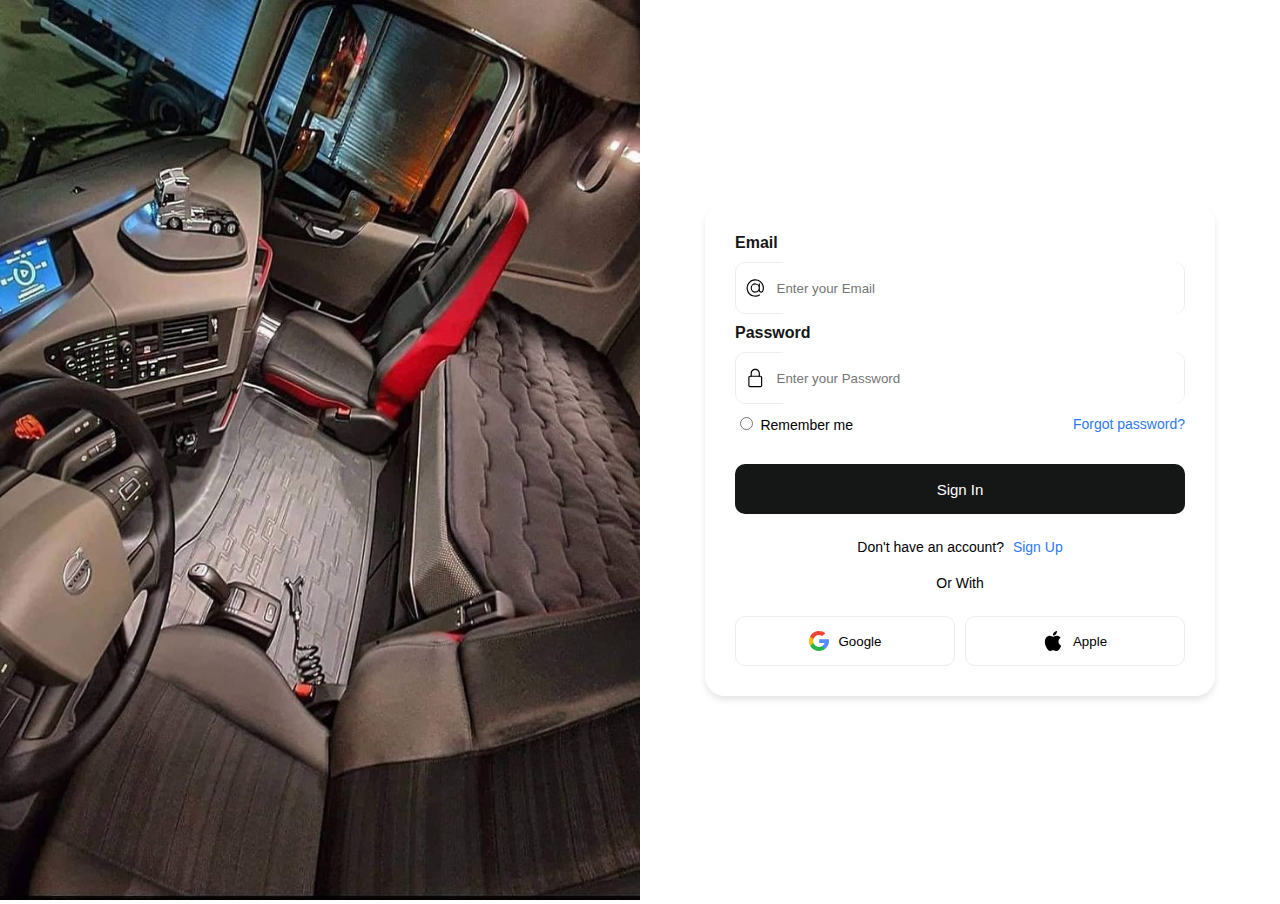
<file: Squadfree/Squadfree/login.html>
<!DOCTYPE html>
<html lang="en">
<head>
    <meta charset="UTF-8">
    <meta name="viewport" content="width=device-width, initial-scale=1.0">
    <title>Sign In</title>
    <style>
        /* General styles */
        body {
            margin: 0;
            padding: 0;
            font-family: -apple-system, BlinkMacSystemFont, 'Segoe UI', Roboto, Oxygen, Ubuntu, Cantarell, 'Open Sans', 'Helvetica Neue', sans-serif;
        }
        .image_right{
            width: 100%;
            height: 100%;

        }
        /* Split the screen into two halves */
        .split-screen {
            display: flex;
            height: 100vh;
        }

        /* Left half - Image */
        .left-half {
            flex: 1;
            background-image: url('https://via.placeholder.com/800'); /* Replace with your image URL */
            background-size: cover;
            background-position: center;
        }

        /* Right half - Login Form */
        .right-half {
            flex: 1;
            display: flex;
            justify-content: center;
            align-items: center;
            background-color: #ffffff;
        }

        /* Form styling (from Uiverse.io by JohnnyCSilva) */
        .form {
            display: flex;
            flex-direction: column;
            gap: 10px;
            background-color: #ffffff;
            padding: 30px;
            width: 450px;
            border-radius: 20px;
            box-shadow: 0 4px 6px rgba(0, 0, 0, 0.1);
        }

        ::placeholder {
            font-family: -apple-system, BlinkMacSystemFont, 'Segoe UI', Roboto, Oxygen, Ubuntu, Cantarell, 'Open Sans', 'Helvetica Neue', sans-serif;
        }

        .flex-column > label {
            color: #151717;
            font-weight: 600;
        }

        .inputForm {
            border: 1.5px solid #ecedec;
            border-radius: 10px;
            height: 50px;
            display: flex;
            align-items: center;
            padding-left: 10px;
            transition: 0.2s ease-in-out;
        }

        .input {
            margin-left: 10px;
            border-radius: 10px;
            border: none;
            width: 100%;
            height: 100%;
        }

        .input:focus {
            outline: none;
        }

        .inputForm:focus-within {
            border: 1.5px solid #2d79f3;
        }

        .flex-row {
            display: flex;
            flex-direction: row;
            align-items: center;
            gap: 10px;
            justify-content: space-between;
        }

        .flex-row > div > label {
            font-size: 14px;
            color: black;
            font-weight: 400;
        }

        .span {
            font-size: 14px;
            margin-left: 5px;
            color: #2d79f3;
            font-weight: 500;
            cursor: pointer;
        }

        .button-submit {
            margin: 20px 0 10px 0;
            background-color: #151717;
            border: none;
            color: white;
            font-size: 15px;
            font-weight: 500;
            border-radius: 10px;
            height: 50px;
            width: 100%;
            cursor: pointer;
        }

        .p {
            text-align: center;
            color: black;
            font-size: 14px;
            margin: 5px 0;
        }

        .btn {
            margin-top: 10px;
            width: 100%;
            height: 50px;
            border-radius: 10px;
            display: flex;
            justify-content: center;
            align-items: center;
            font-weight: 500;
            gap: 10px;
            border: 1px solid #ededef;
            background-color: white;
            cursor: pointer;
            transition: 0.2s ease-in-out;
        }

        .btn:hover {
            border: 1px solid #2d79f3;
        }

        /* Media Query for Mobile Devices */
        @media (max-width: 768px) {
            .split-screen {
                flex-direction: column;
            }

            .left-half {
                display: none; /* Hide the image on smaller screens */
            }

            .right-half {
                flex: 1;
                background-color: #f4f4f4;
                padding: 20px; /* Add some padding for better spacing */
            }

            .form {
                width: 100%; /* Make the form take full width on smaller screens */
                max-width: 400px; /* Limit the maximum width */
            }
        }
    </style>
</head>
<body>
    <div class="split-screen">
        <!-- Left half - Image -->
        <div class="left-half">
            <img class="image_right" src="./assets/img/test.jpeg" width="100%" height="100%">
        </div>

        <!-- Right half - Login Form -->
        <div class="right-half">
            <!-- From Uiverse.io by JohnnyCSilva -->
             <!-- jib l post w get l form  -->
              <!-- TO DO  -->
            <form class="form">
                <div class="flex-column">
                    <label>Email</label>
                </div>
                <div class="inputForm">
                    <svg xmlns="http://www.w3.org/2000/svg" width="20" viewBox="0 0 32 32" height="20">
                        <g data-name="Layer 3" id="Layer_3">
                            <path d="m30.853 13.87a15 15 0 0 0 -29.729 4.082 15.1 15.1 0 0 0 12.876 12.918 15.6 15.6 0 0 0 2.016.13 14.85 14.85 0 0 0 7.715-2.145 1 1 0 1 0 -1.031-1.711 13.007 13.007 0 1 1 5.458-6.529 2.149 2.149 0 0 1 -4.158-.759v-10.856a1 1 0 0 0 -2 0v1.726a8 8 0 1 0 .2 10.325 4.135 4.135 0 0 0 7.83.274 15.2 15.2 0 0 0 .823-7.455zm-14.853 8.13a6 6 0 1 1 6-6 6.006 6.006 0 0 1 -6 6z"></path>
                        </g>
                    </svg>
                    <input placeholder="Enter your Email" class="input" type="text">
                </div>

                <div class="flex-column">
                    <label>Password</label>
                </div>
                <div class="inputForm">
                    <svg xmlns="http://www.w3.org/2000/svg" width="20" viewBox="-64 0 512 512" height="20">
                        <path d="m336 512h-288c-26.453125 0-48-21.523438-48-48v-224c0-26.476562 21.546875-48 48-48h288c26.453125 0 48 21.523438 48 48v224c0 26.476562-21.546875 48-48 48zm-288-288c-8.8125 0-16 7.167969-16 16v224c0 8.832031 7.1875 16 16 16h288c8.8125 0 16-7.167969 16-16v-224c0-8.832031-7.1875-16-16-16zm0 0"></path>
                        <path d="m304 224c-8.832031 0-16-7.167969-16-16v-80c0-52.929688-43.070312-96-96-96s-96 43.070312-96 96v80c0 8.832031-7.167969 16-16 16s-16-7.167969-16-16v-80c0-70.59375 57.40625-128 128-128s128 57.40625 128 128v80c0 8.832031-7.167969 16-16 16zm0 0"></path>
                    </svg>
                    <input placeholder="Enter your Password" class="input" type="password">
                </div>

                <div class="flex-row">
                    <div>
                        <input type="radio">
                        <label>Remember me</label>
                    </div>
                    <span class="span">Forgot password?</span>
                </div>
                <button class="button-submit">Sign In</button>
                <p class="p">Don't have an account? <span class="span">Sign Up</span></p>
                <p class="p line">Or With</p>

                <div class="flex-row">
                    <button class="btn google">
                        <svg xml:space="preserve" style="enable-background:new 0 0 512 512;" viewBox="0 0 512 512" y="0px" x="0px" xmlns:xlink="http://www.w3.org/1999/xlink" xmlns="http://www.w3.org/2000/svg" id="Layer_1" width="20" version="1.1">
                            <path d="M113.47,309.408L95.648,375.94l-65.139,1.378C11.042,341.211,0,299.9,0,256c0-42.451,10.324-82.483,28.624-117.732h0.014l57.992,10.632l25.404,57.644c-5.317,15.501-8.215,32.141-8.215,49.456C103.821,274.792,107.225,292.797,113.47,309.408z" style="fill:#FBBB00;"></path>
                            <path d="M507.527,208.176C510.467,223.662,512,239.655,512,256c0,18.328-1.927,36.206-5.598,53.451c-12.462,58.683-45.025,109.925-90.134,146.187l-0.014-0.014l-73.044-3.727l-10.338-64.535c29.932-17.554,53.324-45.025,65.646-77.911h-136.89V208.176h138.887L507.527,208.176L507.527,208.176z" style="fill:#518EF8;"></path>
                            <path d="M416.253,455.624l0.014,0.014C372.396,490.901,316.666,512,256,512c-97.491,0-182.252-54.491-225.491-134.681l82.961-67.91c21.619,57.698,77.278,98.771,142.53,98.771c28.047,0,54.323-7.582,76.87-20.818L416.253,455.624z" style="fill:#28B446;"></path>
                            <path d="M419.404,58.936l-82.933,67.896c-23.335-14.586-50.919-23.012-80.471-23.012c-66.729,0-123.429,42.957-143.965,102.724l-83.397-68.276h-0.014C71.23,56.123,157.06,0,256,0C318.115,0,375.068,22.126,419.404,58.936z" style="fill:#F14336;"></path>
                        </svg>
                        Google
                    </button>
                    <button class="btn apple">
                        <svg xml:space="preserve" style="enable-background:new 0 0 22.773 22.773;" viewBox="0 0 22.773 22.773" y="0px" x="0px" xmlns:xlink="http://www.w3.org/1999/xlink" xmlns="http://www.w3.org/2000/svg" id="Capa_1" width="20" height="20" version="1.1">
                            <g>
                                <g>
                                    <path d="M15.769,0c0.053,0,0.106,0,0.162,0c0.13,1.606-0.483,2.806-1.228,3.675c-0.731,0.863-1.732,1.7-3.351,1.573c-0.108-1.583,0.506-2.694,1.25-3.561C13.292,0.879,14.557,0.16,15.769,0z"></path>
                                    <path d="M20.67,16.716c0,0.016,0,0.03,0,0.045c-0.455,1.378-1.104,2.559-1.896,3.655c-0.723,0.995-1.609,2.334-3.191,2.334c-1.367,0-2.275-0.879-3.676-0.903c-1.482-0.024-2.297,0.735-3.652,0.926c-0.155,0-0.31,0-0.462,0c-0.995-0.144-1.798-0.932-2.383-1.642c-1.725-2.098-3.058-4.808-3.306-8.276c0-0.34,0-0.679,0-1.019c0.105-2.482,1.311-4.5,2.914-5.478c0.846-0.52,2.009-0.963,3.304-0.765c0.555,0.086,1.122,0.276,1.619,0.464c0.471,0.181,1.06,0.502,1.618,0.485c0.378-0.011,0.754-0.208,1.135-0.347c1.116-0.403,2.21-0.865,3.652-0.648c1.733,0.262,2.963,1.032,3.723,2.22c-1.466,0.933-2.625,2.339-2.427,4.74C17.818,14.688,19.086,15.964,20.67,16.716z"></path>
                                </g>
                            </g>
                        </svg>
                        Apple
                    </button>
                </div>
            </form>
        </div>
    </div>
</body>
</html>
</file>
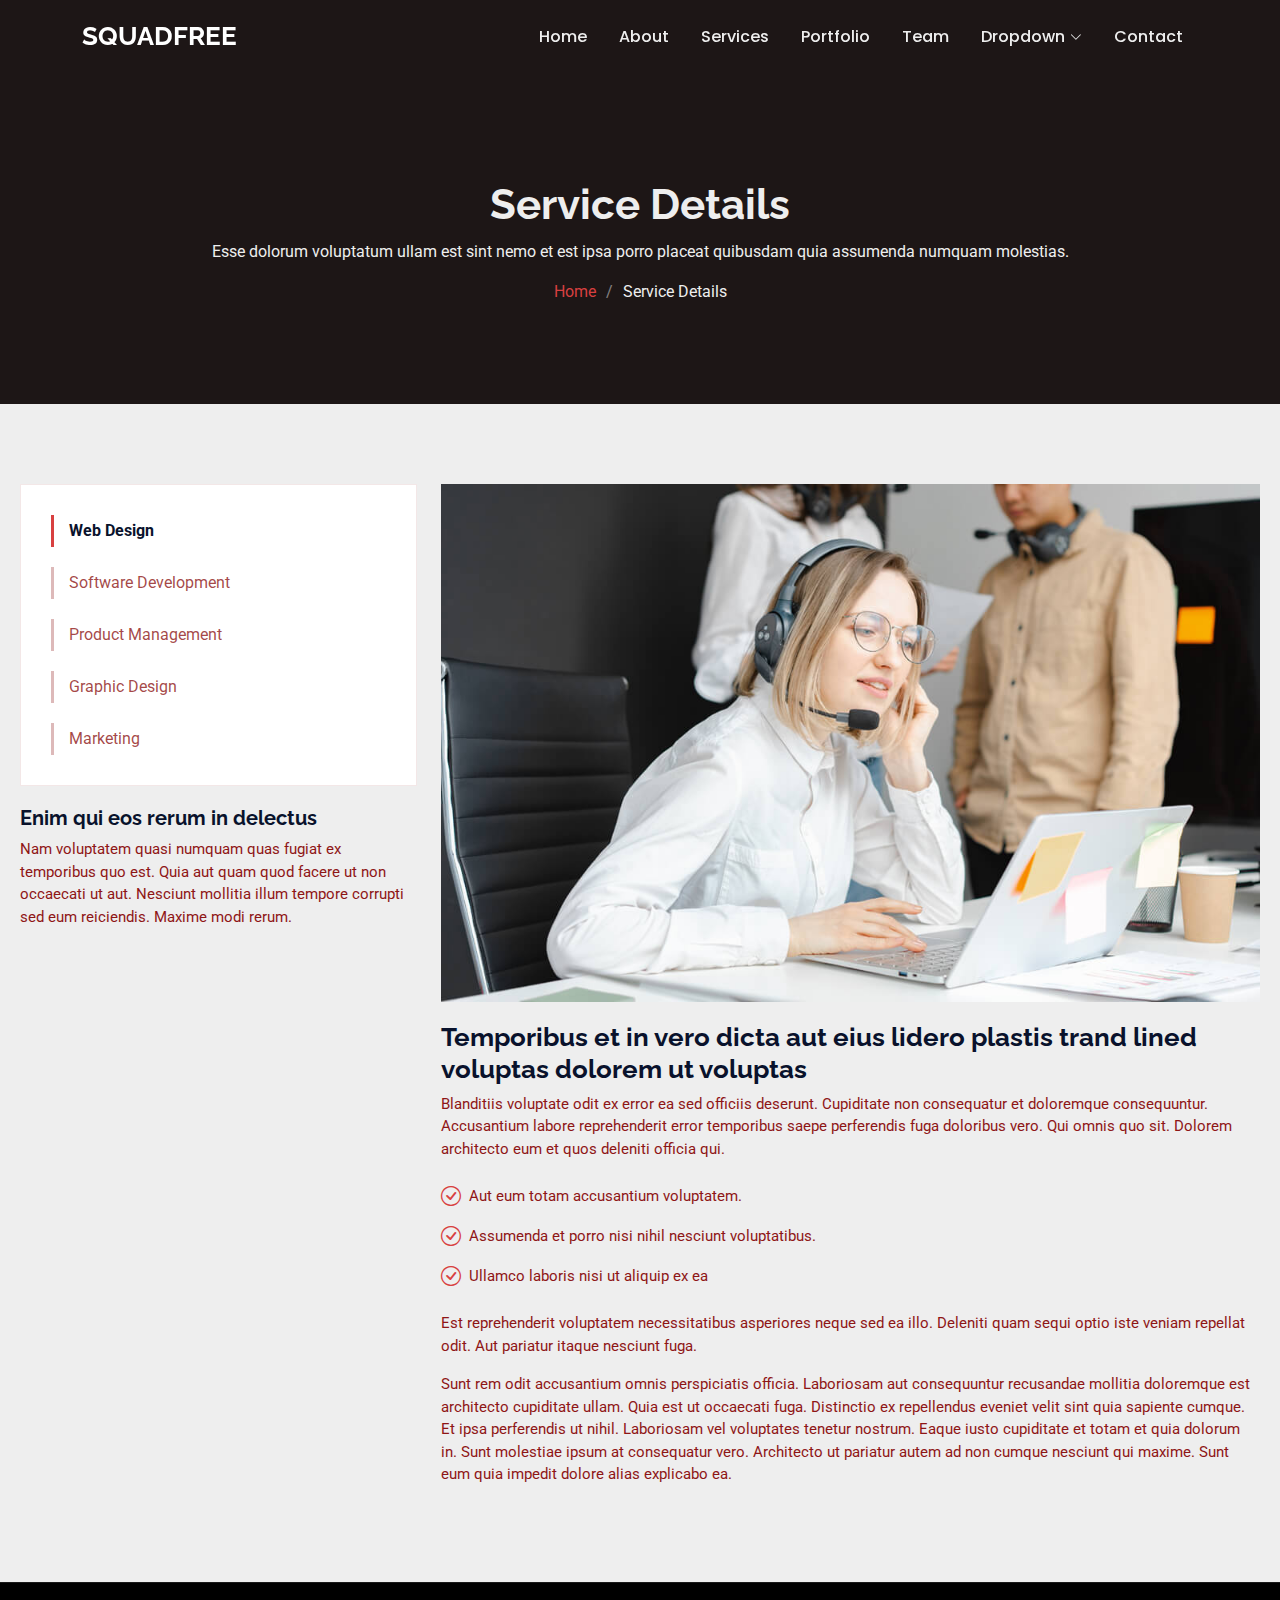
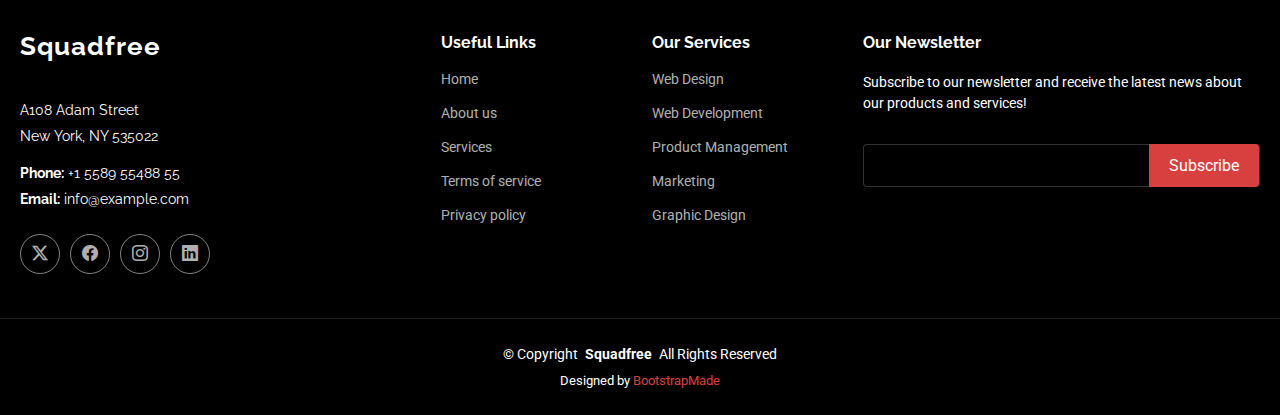
<file: Squadfree/Squadfree/service-details.html>
<!DOCTYPE html>
<html lang="en">

<head>
  <meta charset="utf-8">
  <meta content="width=device-width, initial-scale=1.0" name="viewport">
  <title>Service Details - Squadfree Bootstrap Template</title>
  <meta name="description" content="">
  <meta name="keywords" content="">

  <!-- Favicons -->
  <link href="assets/img/favicon.png" rel="icon">
  <link href="assets/img/apple-touch-icon.png" rel="apple-touch-icon">

  <!-- Fonts -->
  <link href="https://fonts.googleapis.com" rel="preconnect">
  <link href="https://fonts.gstatic.com" rel="preconnect" crossorigin>
  <link href="https://fonts.googleapis.com/css2?family=Roboto:ital,wght@0,100;0,300;0,400;0,500;0,700;0,900;1,100;1,300;1,400;1,500;1,700;1,900&family=Poppins:ital,wght@0,100;0,200;0,300;0,400;0,500;0,600;0,700;0,800;0,900;1,100;1,200;1,300;1,400;1,500;1,600;1,700;1,800;1,900&family=Raleway:ital,wght@0,100;0,200;0,300;0,400;0,500;0,600;0,700;0,800;0,900;1,100;1,200;1,300;1,400;1,500;1,600;1,700;1,800;1,900&display=swap" rel="stylesheet">

  <!-- Vendor CSS Files -->
  <link href="assets/vendor/bootstrap/css/bootstrap.min.css" rel="stylesheet">
  <link href="assets/vendor/bootstrap-icons/bootstrap-icons.css" rel="stylesheet">
  <link href="assets/vendor/aos/aos.css" rel="stylesheet">
  <link href="assets/vendor/glightbox/css/glightbox.min.css" rel="stylesheet">
  <link href="assets/vendor/swiper/swiper-bundle.min.css" rel="stylesheet">

  <!-- Main CSS File -->
  <link href="assets/css/main.css" rel="stylesheet">

  <!-- =======================================================
  * Template Name: Squadfree
  * Template URL: https://bootstrapmade.com/squadfree-free-bootstrap-template-creative/
  * Updated: Aug 07 2024 with Bootstrap v5.3.3
  * Author: BootstrapMade.com
  * License: https://bootstrapmade.com/license/
  ======================================================== -->
</head>

<body class="service-details-page">

  <header id="header" class="header d-flex align-items-center fixed-top">
    <div class="container-fluid container-xl position-relative d-flex align-items-center justify-content-between">

      <a href="index.html" class="logo d-flex align-items-center">
        <!-- Uncomment the line below if you also wish to use an image logo -->
        <!-- <img src="assets/img/logo.png" alt=""> -->
        <h1 class="sitename">Squadfree</h1>
      </a>

      <nav id="navmenu" class="navmenu">
        <ul>
          <li><a href="#hero">Home</a></li>
          <li><a href="#about">About</a></li>
          <li><a href="#services">Services</a></li>
          <li><a href="#portfolio">Portfolio</a></li>
          <li><a href="#team">Team</a></li>
          <li class="dropdown"><a href="#"><span>Dropdown</span> <i class="bi bi-chevron-down toggle-dropdown"></i></a>
            <ul>
              <li><a href="#">Dropdown 1</a></li>
              <li class="dropdown"><a href="#"><span>Deep Dropdown</span> <i class="bi bi-chevron-down toggle-dropdown"></i></a>
                <ul>
                  <li><a href="#">Deep Dropdown 1</a></li>
                  <li><a href="#">Deep Dropdown 2</a></li>
                  <li><a href="#">Deep Dropdown 3</a></li>
                  <li><a href="#">Deep Dropdown 4</a></li>
                  <li><a href="#">Deep Dropdown 5</a></li>
                </ul>
              </li>
              <li><a href="#">Dropdown 2</a></li>
              <li><a href="#">Dropdown 3</a></li>
              <li><a href="#">Dropdown 4</a></li>
            </ul>
          </li>
          <li><a href="#contact">Contact</a></li>
        </ul>
        <i class="mobile-nav-toggle d-xl-none bi bi-list"></i>
      </nav>

    </div>
  </header>

  <main class="main">

    <!-- Page Title -->
    <div class="page-title accent-background">
      <div class="container position-relative">
        <h1>Service Details</h1>
        <p>Esse dolorum voluptatum ullam est sint nemo et est ipsa porro placeat quibusdam quia assumenda numquam molestias.</p>
        <nav class="breadcrumbs">
          <ol>
            <li><a href="index.html">Home</a></li>
            <li class="current">Service Details</li>
          </ol>
        </nav>
      </div>
    </div><!-- End Page Title -->

    <!-- Service Details Section -->
    <section id="service-details" class="service-details section">

      <div class="container">

        <div class="row gy-4">

          <div class="col-lg-4" data-aos="fade-up" data-aos-delay="100">
            <div class="services-list">
              <a href="#" class="active">Web Design</a>
              <a href="#">Software Development</a>
              <a href="#">Product Management</a>
              <a href="#">Graphic Design</a>
              <a href="#">Marketing</a>
            </div>

            <h4>Enim qui eos rerum in delectus</h4>
            <p>Nam voluptatem quasi numquam quas fugiat ex temporibus quo est. Quia aut quam quod facere ut non occaecati ut aut. Nesciunt mollitia illum tempore corrupti sed eum reiciendis. Maxime modi rerum.</p>
          </div>

          <div class="col-lg-8" data-aos="fade-up" data-aos-delay="200">
            <img src="assets/img/services.jpg" alt="" class="img-fluid services-img">
            <h3>Temporibus et in vero dicta aut eius lidero plastis trand lined voluptas dolorem ut voluptas</h3>
            <p>
              Blanditiis voluptate odit ex error ea sed officiis deserunt. Cupiditate non consequatur et doloremque consequuntur. Accusantium labore reprehenderit error temporibus saepe perferendis fuga doloribus vero. Qui omnis quo sit. Dolorem architecto eum et quos deleniti officia qui.
            </p>
            <ul>
              <li><i class="bi bi-check-circle"></i> <span>Aut eum totam accusantium voluptatem.</span></li>
              <li><i class="bi bi-check-circle"></i> <span>Assumenda et porro nisi nihil nesciunt voluptatibus.</span></li>
              <li><i class="bi bi-check-circle"></i> <span>Ullamco laboris nisi ut aliquip ex ea</span></li>
            </ul>
            <p>
              Est reprehenderit voluptatem necessitatibus asperiores neque sed ea illo. Deleniti quam sequi optio iste veniam repellat odit. Aut pariatur itaque nesciunt fuga.
            </p>
            <p>
              Sunt rem odit accusantium omnis perspiciatis officia. Laboriosam aut consequuntur recusandae mollitia doloremque est architecto cupiditate ullam. Quia est ut occaecati fuga. Distinctio ex repellendus eveniet velit sint quia sapiente cumque. Et ipsa perferendis ut nihil. Laboriosam vel voluptates tenetur nostrum. Eaque iusto cupiditate et totam et quia dolorum in. Sunt molestiae ipsum at consequatur vero. Architecto ut pariatur autem ad non cumque nesciunt qui maxime. Sunt eum quia impedit dolore alias explicabo ea.
            </p>
          </div>

        </div>

      </div>

    </section><!-- /Service Details Section -->

  </main>

  <footer id="footer" class="footer dark-background">

    <div class="container footer-top">
      <div class="row gy-4">
        <div class="col-lg-4 col-md-6 footer-about">
          <a href="index.html" class="logo d-flex align-items-center">
            <span class="sitename">Squadfree</span>
          </a>
          <div class="footer-contact pt-3">
            <p>A108 Adam Street</p>
            <p>New York, NY 535022</p>
            <p class="mt-3"><strong>Phone:</strong> <span>+1 5589 55488 55</span></p>
            <p><strong>Email:</strong> <span>info@example.com</span></p>
          </div>
          <div class="social-links d-flex mt-4">
            <a href=""><i class="bi bi-twitter-x"></i></a>
            <a href=""><i class="bi bi-facebook"></i></a>
            <a href=""><i class="bi bi-instagram"></i></a>
            <a href=""><i class="bi bi-linkedin"></i></a>
          </div>
        </div>

        <div class="col-lg-2 col-md-3 footer-links">
          <h4>Useful Links</h4>
          <ul>
            <li><a href="#">Home</a></li>
            <li><a href="#">About us</a></li>
            <li><a href="#">Services</a></li>
            <li><a href="#">Terms of service</a></li>
            <li><a href="#">Privacy policy</a></li>
          </ul>
        </div>

        <div class="col-lg-2 col-md-3 footer-links">
          <h4>Our Services</h4>
          <ul>
            <li><a href="#">Web Design</a></li>
            <li><a href="#">Web Development</a></li>
            <li><a href="#">Product Management</a></li>
            <li><a href="#">Marketing</a></li>
            <li><a href="#">Graphic Design</a></li>
          </ul>
        </div>

        <div class="col-lg-4 col-md-12 footer-newsletter">
          <h4>Our Newsletter</h4>
          <p>Subscribe to our newsletter and receive the latest news about our products and services!</p>
          <form action="forms/newsletter.php" method="post" class="php-email-form">
            <div class="newsletter-form"><input type="email" name="email"><input type="submit" value="Subscribe"></div>
            <div class="loading">Loading</div>
            <div class="error-message"></div>
            <div class="sent-message">Your subscription request has been sent. Thank you!</div>
          </form>
        </div>

      </div>
    </div>

    <div class="container copyright text-center mt-4">
      <p>© <span>Copyright</span> <strong class="px-1 sitename">Squadfree</strong> <span>All Rights Reserved</span></p>
      <div class="credits">
        <!-- All the links in the footer should remain intact. -->
        <!-- You can delete the links only if you've purchased the pro version. -->
        <!-- Licensing information: https://bootstrapmade.com/license/ -->
        <!-- Purchase the pro version with working PHP/AJAX contact form: [buy-url] -->
        Designed by <a href="https://bootstrapmade.com/">BootstrapMade</a>
      </div>
    </div>

  </footer>

  <!-- Scroll Top -->
  <a href="#" id="scroll-top" class="scroll-top d-flex align-items-center justify-content-center"><i class="bi bi-arrow-up-short"></i></a>

  <!-- Preloader -->
  <div id="preloader"></div>

  <!-- Vendor JS Files -->
  <script src="assets/vendor/bootstrap/js/bootstrap.bundle.min.js"></script>
  <script src="assets/vendor/php-email-form/validate.js"></script>
  <script src="assets/vendor/aos/aos.js"></script>
  <script src="assets/vendor/purecounter/purecounter_vanilla.js"></script>
  <script src="assets/vendor/glightbox/js/glightbox.min.js"></script>
  <script src="assets/vendor/imagesloaded/imagesloaded.pkgd.min.js"></script>
  <script src="assets/vendor/isotope-layout/isotope.pkgd.min.js"></script>
  <script src="assets/vendor/swiper/swiper-bundle.min.js"></script>

  <!-- Main JS File -->
  <script src="assets/js/main.js"></script>

</body>

</html>
</file>
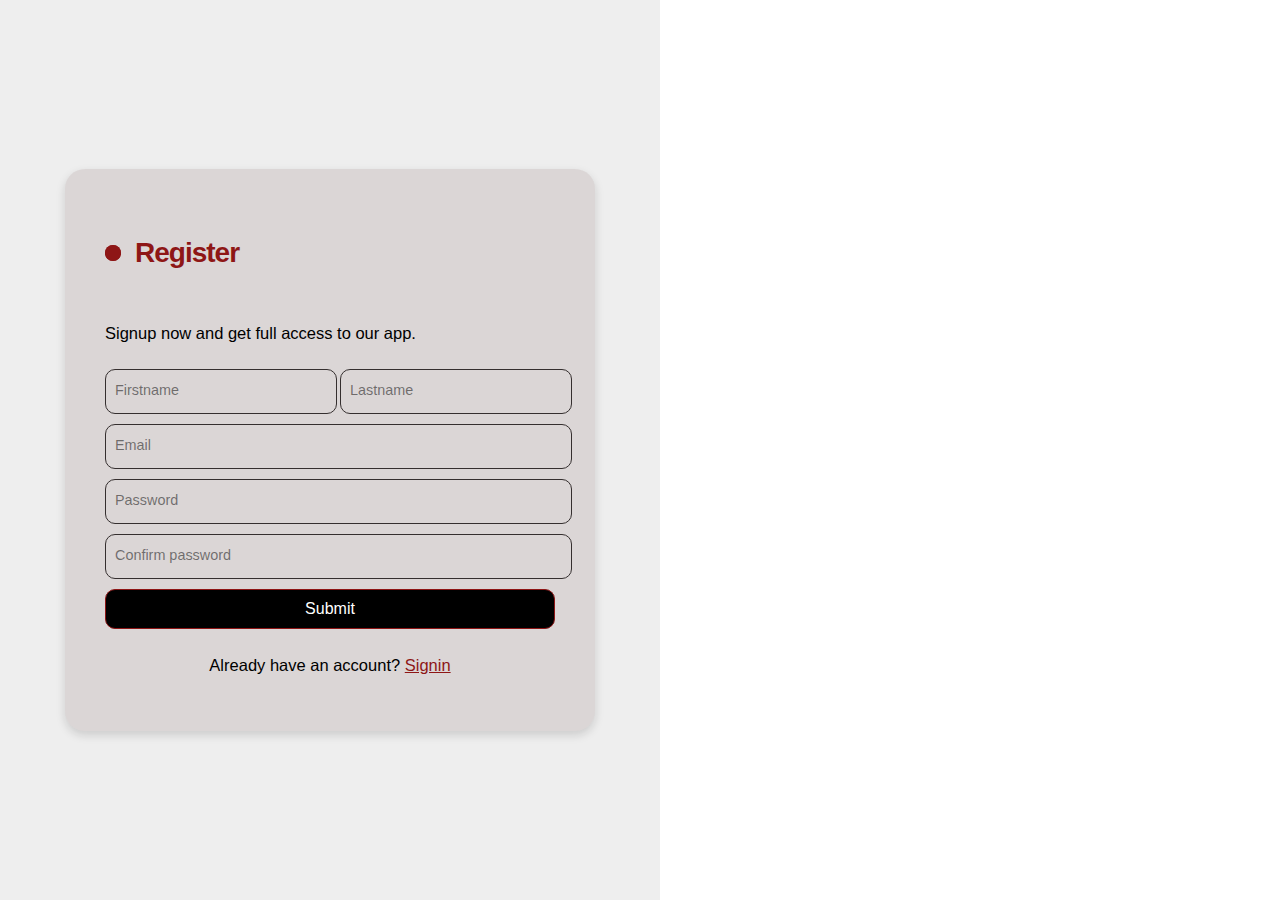
<file: Squadfree/Squadfree/signUp.html>
<!DOCTYPE html>
<html lang="en">
<head>
    <meta charset="UTF-8">
    <meta name="viewport" content="width=device-width, initial-scale=1.0">
    <title>Split Screen Form</title>
    <style>
        /* Define CSS variables for colors */






        /* colors 
        EEEEEE
        8E1616
        D84040
        ffffff
         */
        :root {
            --primary-color: #8E1616;
            --background-color: #eeeeee;
            --form-background-color: rgba(104, 71, 71, 0.142);
            --text-color: #000000;
            --input-background-color: rgba(255, 255, 255, 0);
            --input-text-color: #000000;
            --placeholder-color: rgba(0, 0, 0, 0.5);
            --border-color: #352f2f;
            --link-color: #8E1616;
            --link-hover-color: rgb(128, 0, 13);
            --shadow-color: rgba(19, 19, 19, 0.151);
        }

        /* General styles */
        body, html {
            margin: 0;
            padding: 0;
            height: 100%;
            font-family: Arial, sans-serif;
        }

        .container {
            display: flex;
            height: 100vh;
        }

        /* Left side - Form */
        .form-container {
            flex: 1;
            display: flex;
            justify-content: center;
            align-items: center;
            background-color: var(--background-color);
            padding: 20px;
        }

        .form {
            display: flex;
            flex-direction: column;
            gap: 10px;
            max-width: 450px;
            width: 100%;
            padding: 40px;
            border-radius: 20px;
            background-color: var(--form-background-color);
            box-shadow: 0 4px 10px var(--shadow-color);
        }

        .title {
            font-size: 28px;
            font-weight: 600;
            letter-spacing: -1px;
            position: relative;
            display: flex;
            align-items: center;
            padding-left: 30px;
            color: var(--primary-color);
        }

        .title::before {
            width: 18px;
            height: 18px;
        }

        .title::after {
            width: 18px;
            height: 18px;
            animation: pulse 1s linear infinite;
        }

        .title::before,
        .title::after {
            position: absolute;
            content: "";
            height: 16px;
            width: 16px;
            border-radius: 50%;
            left: 0px;
            background-color: var(--primary-color);
        }

        .message,
        .signin {
            font-size: 16.5px;
            color: var(--text-color);
        }

        .signin {
            text-align: center;
        }

        .signin a:hover {
            text-decoration: underline var(--link-hover-color);
            color: rgb(201, 85, 85);
        }

        .signin a {
            color: var(--link-color);
        }

        .flex {
            display: flex;
            width: 100%;
            gap: 20px;
        }

        .form label {
            position: relative;
        }

        .form label .input {
            background-color: var(--input-background-color);
            color: var(--input-text-color);
            width: 100%;
            padding: 20px 05px 05px 10px;
            outline: 0;
            border: 1px solid var(--border-color);
            border-radius: 10px;
        }

        .form label .input + span {
            color: var(--placeholder-color);
            position: absolute;
            left: 10px;
            top: 0px;
            font-size: 0.9em;
            cursor: text;
            transition: 0.3s ease;
        }

        .form label .input:placeholder-shown + span {
            top: 12.5px;
            font-size: 0.9em;
            opacity: 1; /* Show the label when placeholder is shown */
        }

        .form label .input:not(:placeholder-shown) + span,
        .form label .input:focus + span {
            opacity: 0; /* Hide the label when typing or when input is focused */
            top: 0px;
            font-size: 0.7em;
        }

        .input {
            font-size: medium;
        }

        .submit {
            border: none;
            outline: none;
            padding: 10px;
            border-radius: 10px;
            color: white;
            font-size: 16px;
            transform: 0.3s ease;
            background-color: rgb(0, 0, 0);
            border: 1px solid var(--primary-color);
        }

        .submit:hover {
            background-color: var(--primary-color);
            color: rgb(255, 255, 255);
        }

        @keyframes pulse {
            from {
                transform: scale(0.9);
                opacity: 1;
            }

            to {
                transform: scale(1.8);
                opacity: 0;
            }
        }

        /* Right side - Image */
        .image-container {
            flex: 1;
            background-image: url('https://via.placeholder.com/800'); /* Replace with your image URL */
            background-size: cover;
            background-position: center;
        }

        /* Responsive styles */
        @media (max-width: 768px) {
            .container {
                flex-direction: column;
            }

            .image-container {
                display: none; /* Hide the image on smaller screens */
            }

            .form-container {
                flex: 1;
                padding: 10px;
            }

            .form {
                max-width: 100%;
                box-shadow: none;
            }
        }
    </style>
</head>
<body>
    <div class="container">
        <!-- Left side - Form -->
        <div class="form-container">
            <form class="form">
                <p class="title">Register</p>
                <p class="message">Signup now and get full access to our app.</p>
                <div class="flex">
                    <label>
                        <input required="" placeholder="" type="text" class="input"  />
                        <span>Firstname</span>
                    </label>
                    <label>
                        <input required="" placeholder="" type="text" class="input" />
                        <span>Lastname</span>
                    </label>
                </div>
                <label>
                    <input required="" placeholder="" type="email" class="input" />
                    <span>Email</span>
                </label>
                <label>
                    <input required="" placeholder="" type="password" class="input" />
                    <span>Password</span>
                </label>
                <label>
                    <input required="" placeholder="" type="password" class="input" />
                    <span>Confirm password</span>
                </label>
                <button class="submit">Submit</button>
                <p class="signin">Already have an account? <a href="#">Signin</a></p>
            </form>
        </div>

        <!-- Right side - Image -->
        <div class="image-container"></div>
    </div>
</body>
</html>
</file>
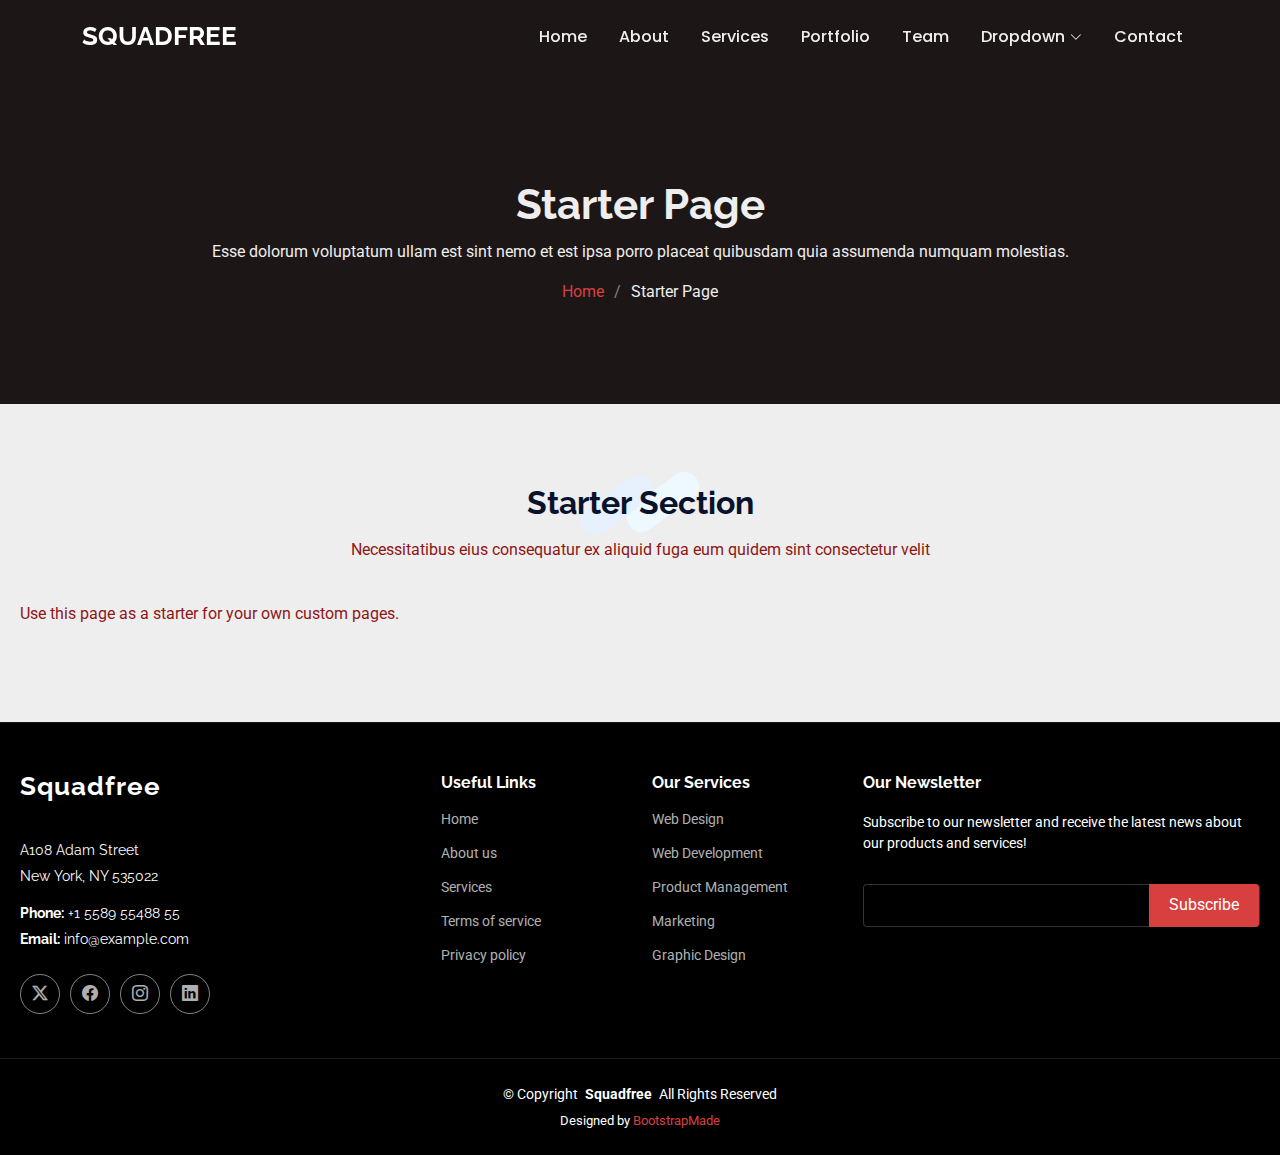
<file: Squadfree/Squadfree/starter-page.html>
<!DOCTYPE html>
<html lang="en">

<head>
  <meta charset="utf-8">
  <meta content="width=device-width, initial-scale=1.0" name="viewport">
  <title>Starter Page - Squadfree Bootstrap Template</title>
  <meta name="description" content="">
  <meta name="keywords" content="">

  <!-- Favicons -->
  <link href="assets/img/favicon.png" rel="icon">
  <link href="assets/img/apple-touch-icon.png" rel="apple-touch-icon">

  <!-- Fonts -->
  <link href="https://fonts.googleapis.com" rel="preconnect">
  <link href="https://fonts.gstatic.com" rel="preconnect" crossorigin>
  <link href="https://fonts.googleapis.com/css2?family=Roboto:ital,wght@0,100;0,300;0,400;0,500;0,700;0,900;1,100;1,300;1,400;1,500;1,700;1,900&family=Poppins:ital,wght@0,100;0,200;0,300;0,400;0,500;0,600;0,700;0,800;0,900;1,100;1,200;1,300;1,400;1,500;1,600;1,700;1,800;1,900&family=Raleway:ital,wght@0,100;0,200;0,300;0,400;0,500;0,600;0,700;0,800;0,900;1,100;1,200;1,300;1,400;1,500;1,600;1,700;1,800;1,900&display=swap" rel="stylesheet">

  <!-- Vendor CSS Files -->
  <link href="assets/vendor/bootstrap/css/bootstrap.min.css" rel="stylesheet">
  <link href="assets/vendor/bootstrap-icons/bootstrap-icons.css" rel="stylesheet">
  <link href="assets/vendor/aos/aos.css" rel="stylesheet">
  <link href="assets/vendor/glightbox/css/glightbox.min.css" rel="stylesheet">
  <link href="assets/vendor/swiper/swiper-bundle.min.css" rel="stylesheet">

  <!-- Main CSS File -->
  <link href="assets/css/main.css" rel="stylesheet">

  <!-- =======================================================
  * Template Name: Squadfree
  * Template URL: https://bootstrapmade.com/squadfree-free-bootstrap-template-creative/
  * Updated: Aug 07 2024 with Bootstrap v5.3.3
  * Author: BootstrapMade.com
  * License: https://bootstrapmade.com/license/
  ======================================================== -->
</head>

<body class="starter-page-page">

  <header id="header" class="header d-flex align-items-center fixed-top">
    <div class="container-fluid container-xl position-relative d-flex align-items-center justify-content-between">

      <a href="index.html" class="logo d-flex align-items-center">
        <!-- Uncomment the line below if you also wish to use an image logo -->
        <!-- <img src="assets/img/logo.png" alt=""> -->
        <h1 class="sitename">Squadfree</h1>
      </a>

      <nav id="navmenu" class="navmenu">
        <ul>
          <li><a href="#hero">Home</a></li>
          <li><a href="#about">About</a></li>
          <li><a href="#services">Services</a></li>
          <li><a href="#portfolio">Portfolio</a></li>
          <li><a href="#team">Team</a></li>
          <li class="dropdown"><a href="#"><span>Dropdown</span> <i class="bi bi-chevron-down toggle-dropdown"></i></a>
            <ul>
              <li><a href="#">Dropdown 1</a></li>
              <li class="dropdown"><a href="#"><span>Deep Dropdown</span> <i class="bi bi-chevron-down toggle-dropdown"></i></a>
                <ul>
                  <li><a href="#">Deep Dropdown 1</a></li>
                  <li><a href="#">Deep Dropdown 2</a></li>
                  <li><a href="#">Deep Dropdown 3</a></li>
                  <li><a href="#">Deep Dropdown 4</a></li>
                  <li><a href="#">Deep Dropdown 5</a></li>
                </ul>
              </li>
              <li><a href="#">Dropdown 2</a></li>
              <li><a href="#">Dropdown 3</a></li>
              <li><a href="#">Dropdown 4</a></li>
            </ul>
          </li>
          <li><a href="#contact">Contact</a></li>
        </ul>
        <i class="mobile-nav-toggle d-xl-none bi bi-list"></i>
      </nav>

    </div>
  </header>

  <main class="main">

    <!-- Page Title -->
    <div class="page-title accent-background">
      <div class="container position-relative">
        <h1>Starter Page</h1>
        <p>Esse dolorum voluptatum ullam est sint nemo et est ipsa porro placeat quibusdam quia assumenda numquam molestias.</p>
        <nav class="breadcrumbs">
          <ol>
            <li><a href="index.html">Home</a></li>
            <li class="current">Starter Page</li>
          </ol>
        </nav>
      </div>
    </div><!-- End Page Title -->

    <!-- Starter Section Section -->
    <section id="starter-section" class="starter-section section">

      <!-- Section Title -->
      <div class="container section-title" data-aos="fade-up">
        <h2>Starter Section</h2>
        <p>Necessitatibus eius consequatur ex aliquid fuga eum quidem sint consectetur velit</p>
      </div><!-- End Section Title -->

      <div class="container" data-aos="fade-up">
        <p>Use this page as a starter for your own custom pages.</p>
      </div>

    </section><!-- /Starter Section Section -->

  </main>

  <footer id="footer" class="footer dark-background">

    <div class="container footer-top">
      <div class="row gy-4">
        <div class="col-lg-4 col-md-6 footer-about">
          <a href="index.html" class="logo d-flex align-items-center">
            <span class="sitename">Squadfree</span>
          </a>
          <div class="footer-contact pt-3">
            <p>A108 Adam Street</p>
            <p>New York, NY 535022</p>
            <p class="mt-3"><strong>Phone:</strong> <span>+1 5589 55488 55</span></p>
            <p><strong>Email:</strong> <span>info@example.com</span></p>
          </div>
          <div class="social-links d-flex mt-4">
            <a href=""><i class="bi bi-twitter-x"></i></a>
            <a href=""><i class="bi bi-facebook"></i></a>
            <a href=""><i class="bi bi-instagram"></i></a>
            <a href=""><i class="bi bi-linkedin"></i></a>
          </div>
        </div>

        <div class="col-lg-2 col-md-3 footer-links">
          <h4>Useful Links</h4>
          <ul>
            <li><a href="#">Home</a></li>
            <li><a href="#">About us</a></li>
            <li><a href="#">Services</a></li>
            <li><a href="#">Terms of service</a></li>
            <li><a href="#">Privacy policy</a></li>
          </ul>
        </div>

        <div class="col-lg-2 col-md-3 footer-links">
          <h4>Our Services</h4>
          <ul>
            <li><a href="#">Web Design</a></li>
            <li><a href="#">Web Development</a></li>
            <li><a href="#">Product Management</a></li>
            <li><a href="#">Marketing</a></li>
            <li><a href="#">Graphic Design</a></li>
          </ul>
        </div>

        <div class="col-lg-4 col-md-12 footer-newsletter">
          <h4>Our Newsletter</h4>
          <p>Subscribe to our newsletter and receive the latest news about our products and services!</p>
          <form action="forms/newsletter.php" method="post" class="php-email-form">
            <div class="newsletter-form"><input type="email" name="email"><input type="submit" value="Subscribe"></div>
            <div class="loading">Loading</div>
            <div class="error-message"></div>
            <div class="sent-message">Your subscription request has been sent. Thank you!</div>
          </form>
        </div>

      </div>
    </div>

    <div class="container copyright text-center mt-4">
      <p>© <span>Copyright</span> <strong class="px-1 sitename">Squadfree</strong> <span>All Rights Reserved</span></p>
      <div class="credits">
        <!-- All the links in the footer should remain intact. -->
        <!-- You can delete the links only if you've purchased the pro version. -->
        <!-- Licensing information: https://bootstrapmade.com/license/ -->
        <!-- Purchase the pro version with working PHP/AJAX contact form: [buy-url] -->
        Designed by <a href="https://bootstrapmade.com/">BootstrapMade</a>
      </div>
    </div>

  </footer>

  <!-- Scroll Top -->
  <a href="#" id="scroll-top" class="scroll-top d-flex align-items-center justify-content-center"><i class="bi bi-arrow-up-short"></i></a>

  <!-- Preloader -->
  <div id="preloader"></div>

  <!-- Vendor JS Files -->
  <script src="assets/vendor/bootstrap/js/bootstrap.bundle.min.js"></script>
  <script src="assets/vendor/php-email-form/validate.js"></script>
  <script src="assets/vendor/aos/aos.js"></script>
  <script src="assets/vendor/purecounter/purecounter_vanilla.js"></script>
  <script src="assets/vendor/glightbox/js/glightbox.min.js"></script>
  <script src="assets/vendor/imagesloaded/imagesloaded.pkgd.min.js"></script>
  <script src="assets/vendor/isotope-layout/isotope.pkgd.min.js"></script>
  <script src="assets/vendor/swiper/swiper-bundle.min.js"></script>

  <!-- Main JS File -->
  <script src="assets/js/main.js"></script>

</body>

</html>
</file>
<file: Squadfree/Squadfree/assets/css/main.css>
/**
* Template Name: Squadfree
* Template URL: https://bootstrapmade.com/squadfree-free-bootstrap-template-creative/
* Updated: Aug 07 2024 with Bootstrap v5.3.3
* Author: BootstrapMade.com
* License: https://bootstrapmade.com/license/
*/

/*--------------------------------------------------------------
# Font & Color Variables
# Help: https://bootstrapmade.com/color-system/
--------------------------------------------------------------*/
/* Fonts */
:root {
  --default-font: "Roboto",  system-ui, -apple-system, "Segoe UI", Roboto, "Helvetica Neue", Arial, "Noto Sans", "Liberation Sans", sans-serif, "Apple Color Emoji", "Segoe UI Emoji", "Segoe UI Symbol", "Noto Color Emoji";
  --heading-font: "Raleway",  sans-serif;
  --nav-font: "Poppins",  sans-serif;
}

/* Global Colors - The following color variables are used throughout the website. Updating them here will change the color scheme of the entire website */
:root { 
  --background-color: #EEEEEE; /* Background color for the entire website, including individual sections */
  --default-color: #8E1616; /* Default color used for the majority of the text content across the entire website */
  --heading-color: #09122C; /* Color for headings, subheadings and title throughout the website */
  --accent-color: #D84040; /* Accent color that represents your brand on the website. It's used for buttons, links, and other elements that need to stand out */
  --surface-color: #ffffff; /* The surface color is used as a background of boxed elements within sections, such as cards, icon boxes, or other elements that require a visual separation from the global background. */
  --contrast-color: #ffffff; /* Contrast color for text, ensuring readability against backgrounds of accent, heading, or default colors. */
}

/* Nav Menu Colors - The following color variables are used specifically for the navigation menu. They are separate from the global colors to allow for more customization options */
:root {
  --nav-color: #EEEEEE;  /* The default color of the main navmenu links */
  --nav-hover-color: #D84040; /* Applied to main navmenu links when they are hovered over or active */
  --nav-mobile-background-color: #EEEEEE; /* Used as the background color for mobile navigation menu */
  --nav-dropdown-background-color: #EEEEEE; /* Used as the background color for dropdown items that appear when hovering over primary navigation items */
  --nav-dropdown-color: #000000; /* Used for navigation links of the dropdown items in the navigation menu. */
  --nav-dropdown-hover-color: #8E1616; /* Similar to --nav-hover-color, this color is applied to dropdown navigation links when they are hovered over. */
}

/* Color Presets - These classes override global colors when applied to any section or element, providing reuse of the sam color scheme. */

.light-background {
  --background-color: #f5f9fc;
  --surface-color: #ffffff;
}

.dark-background {
  --background-color: #000000;
  --default-color: #ffffff;
  --heading-color: #ffffff;
  --surface-color: #ae5e5e4a;
  --contrast-color: #ffffff;
}

.accent-background {
  --background-color: #1D1616;
  --default-color: #EEEEEE;
  --heading-color: #EEEEEE;
  --surface-color: #8ec4dd00;
}

/* Smooth scroll */
:root {
  scroll-behavior: smooth;
}

/*--------------------------------------------------------------
# General Styling & Shared Classes
--------------------------------------------------------------*/
body {
  color: var(--default-color);
  background-color: var(--background-color);
  font-family: var(--default-font);
}

a {
  color: var(--accent-color);
  text-decoration: none;
  transition: 0.3s;
}

a:hover {
  color: color-mix(in srgb, var(--accent-color), transparent 25%);
  text-decoration: none;
}

h1,
h2,
h3,
h4,
h5,
h6 {
  color: var(--heading-color);
  font-family: var(--heading-font);
}

/* PHP Email Form Messages
------------------------------*/
.php-email-form .error-message {
  display: none;
  background: #df1529;
  color: #ffffff;
  text-align: left;
  padding: 15px;
  margin-bottom: 24px;
  font-weight: 600;
}

.php-email-form .sent-message {
  display: none;
  color: #ffffff;
  background: #059652;
  text-align: center;
  padding: 15px;
  margin-bottom: 24px;
  font-weight: 600;
}

.php-email-form .loading {
  display: none;
  background: var(--surface-color);
  text-align: center;
  padding: 15px;
  margin-bottom: 24px;
}

.php-email-form .loading:before {
  content: "";
  display: inline-block;
  border-radius: 50%;
  width: 24px;
  height: 24px;
  margin: 0 10px -6px 0;
  border: 3px solid var(--accent-color);
  border-top-color: var(--surface-color);
  animation: php-email-form-loading 1s linear infinite;
}

@keyframes php-email-form-loading {
  0% {
    transform: rotate(0deg);
  }

  100% {
    transform: rotate(360deg);
  }
}

/*--------------------------------------------------------------
# Global Header
--------------------------------------------------------------*/
.header {
  --background-color: rgba(255, 255, 255, 0);
  --default-color: #ffffff;
  --heading-color: #ffffff;
  color: var(--default-color);
  background-color: var(--background-color);
  padding: 15px 0;
  transition: all 0.5s;
  z-index: 997;
}

.header .logo {
  line-height: 1;
}

.header .logo img {
  max-height: 32px;
  margin-right: 8px;
}

.header .logo h1 {
  font-size: 26px;
  margin: 0;
  font-weight: 700;
  color: var(--heading-color);
  text-transform: uppercase;
}

.scrolled .header {
  box-shadow: 0px 0 18px rgba(0, 0, 0, 0.1);
}

/* Global Header on Scroll
------------------------------*/
.scrolled .header {
  --background-color: #000000;
}

/*--------------------------------------------------------------
# Navigation Menu
--------------------------------------------------------------*/
/* Desktop Navigation */
@media (min-width: 1200px) {
  .navmenu {
    padding: 0;
  }

  .navmenu ul {
    margin: 0;
    padding: 0;
    display: flex;
    list-style: none;
    align-items: center;
    
   
  }

  .navmenu li {
    position: relative;
  
    

  }

  .navmenu a,
  .navmenu a:focus {
    color: var(--nav-color);
    padding: 10px 15px;
    margin-left: 2px;
    font-size: 16px;
    font-family: var(--nav-font);
    font-weight: 500;
    display: flex;
    align-items: center;
    justify-content: space-between;
    white-space: nowrap;
    transition: 0.3s;
  }

  .navmenu a i,
  .navmenu a:focus i {
    font-size: 12px;
    line-height: 0;
    margin-left: 5px;
    transition: 0.3s;
 
  }

  .navmenu li:hover>a,
  .navmenu .active,
  .navmenu .active:focus {
    color: var(--contrast-color);
    background-color: var(--nav-hover-color);
  }

  .navmenu .dropdown ul {
    margin: 0;
    padding: 0;
    background: var(--nav-dropdown-background-color);
    display: block;
    position: absolute;
    visibility: hidden;
    left: 2px;
    top: 130%;
    opacity: 0;
    transition: 0.3s;
    z-index: 99;
    box-shadow: 0px 0px 30px rgba(0, 0, 0, 0.1);
  }

  .navmenu .dropdown ul li {
    min-width: 200px;
  }

  .navmenu .dropdown ul a {
    padding: 10px 20px;
    margin: 0;
    font-size: 15px;
    text-transform: none;
    color: var(--nav-dropdown-color);
  }

  .navmenu .dropdown ul a i {
    font-size: 12px;
  }

  .navmenu .dropdown ul a:hover,
  .navmenu .dropdown ul .active:hover,
  .navmenu .dropdown ul li:hover>a {
    color: var(--contrast-color);
    background-color: var(--nav-hover-color);
  }

  .navmenu .dropdown:hover>ul {
    opacity: 1;
    top: 100%;
    visibility: visible;
  }

  .navmenu .dropdown .dropdown ul {
    top: 0;
    left: -90%;
    visibility: hidden;
  }

  .navmenu .dropdown .dropdown:hover>ul {
    opacity: 1;
    top: 0;
    left: -100%;
    visibility: visible;
  }
}

/* Mobile Navigation */
@media (max-width: 1199px) {
  .mobile-nav-toggle {
    color: var(--nav-color);
    font-size: 28px;
    line-height: 0;
    margin-right: 10px;
    cursor: pointer;
    transition: color 0.3s;
  }
  .login{
    background-color: #EEEEEE;
    position: relative;
    margin-right: 20px;
  }
  .sing_in{
    background-color: #EEEEEE;
  }


  .navmenu {
    padding: 0;
    z-index: 9997;
  }

  .navmenu ul {
    display: none;
    list-style: none;
    position: absolute;
    inset: 60px 20px 20px 20px;
    padding: 10px 0;
    margin: 0;
    border-radius: 6px;
    background-color: var(--nav-mobile-background-color);
    overflow-y: auto;
    transition: 0.3s;
    z-index: 9998;
    box-shadow: 0px 0px 30px rgba(0, 0, 0, 0.1);
  }

  .navmenu a,
  .navmenu a:focus {
    color: var(--nav-dropdown-color);
    padding: 10px 20px;
    font-family: var(--nav-font);
    font-size: 17px;
    font-weight: 500;
    display: flex;
    align-items: center;
    justify-content: space-between;
    white-space: nowrap;
    transition: 0.3s;
  }

  .navmenu a i,
  .navmenu a:focus i {
    font-size: 12px;
    line-height: 0;
    margin-left: 5px;
    width: 30px;
    height: 30px;
    display: flex;
    align-items: center;
    justify-content: center;
    border-radius: 50%;
    transition: 0.3s;
    background-color: color-mix(in srgb, var(--accent-color), transparent 90%);
  }

  .navmenu a i:hover,
  .navmenu a:focus i:hover {
    background-color: var(--accent-color);
    color: var(--contrast-color);
  }

  .navmenu a:hover,
  .navmenu .active,
  .navmenu .active:focus {
    color: var(--nav-dropdown-hover-color);
  }

  .navmenu .active i,
  .navmenu .active:focus i {
    background-color: var(--accent-color);
    color: var(--contrast-color);
    transform: rotate(180deg);
  }

  .navmenu .dropdown ul {
    position: static;
    display: none;
    z-index: 99;
    padding: 10px 0;
    margin: 10px 20px;
    background-color: var(--nav-dropdown-background-color);
    border: 1px solid color-mix(in srgb, var(--default-color), transparent 90%);
    box-shadow: none;
    transition: all 0.5s ease-in-out;
  }

  .navmenu .dropdown ul ul {
    background-color: rgba(33, 37, 41, 0.1);
  }

  .navmenu .dropdown>.dropdown-active {
    display: block;
    background-color: rgba(33, 37, 41, 0.03);
  }

  .mobile-nav-active {
    overflow: hidden;
  }

  .mobile-nav-active .mobile-nav-toggle {
    color: #fff;
    position: absolute;
    font-size: 32px;
    top: 15px;
    right: 15px;
    margin-right: 0;
    z-index: 9999;
  }

  .mobile-nav-active .navmenu {
    position: fixed;
    overflow: hidden;
    inset: 0;
    background: rgba(33, 37, 41, 0.8);
    transition: 0.3s;
  }

  .mobile-nav-active .navmenu>ul {
    display: block;
  }
}

/*--------------------------------------------------------------
# Global Footer
--------------------------------------------------------------*/
.footer {
  color: var(--default-color);
  background-color: var(--background-color);
  font-size: 14px;
  position: relative;
  
}

.footer .footer-top {
  padding-top: 50px;
  border-top: 1px solid color-mix(in srgb, var(--default-color), transparent 90%);
}

.footer .footer-about .logo {
  line-height: 1;
  margin-bottom: 25px;
}

.footer .footer-about .logo img {
  max-height: 40px;
  margin-right: 6px;
}

.footer .footer-about .logo span {
  font-size: 26px;
  font-weight: 700;
  letter-spacing: 1px;
  font-family: var(--heading-font);
  color: var(--heading-color);
}

.footer .footer-about p {
  font-size: 14px;
  font-family: var(--heading-font);
}

.footer .social-links a {
  display: flex;
  align-items: center;
  justify-content: center;
  width: 40px;
  height: 40px;
  border-radius: 50%;
  border: 1px solid color-mix(in srgb, var(--default-color), transparent 50%);
  font-size: 16px;
  color: color-mix(in srgb, var(--default-color), transparent 30%);
  margin-right: 10px;
  transition: 0.3s;
}

.footer .social-links a:hover {
  color: var(--accent-color);
  border-color: var(--accent-color);
}

.footer h4 {
  font-size: 16px;
  font-weight: bold;
  position: relative;
  padding-bottom: 12px;
}

.footer .footer-links {
  margin-bottom: 30px;
}

.footer .footer-links ul {
  list-style: none;
  padding: 0;
  margin: 0;
}

.footer .footer-links ul i {
  padding-right: 2px;
  font-size: 12px;
  line-height: 0;
}

.footer .footer-links ul li {
  padding: 10px 0;
  display: flex;
  align-items: center;
}

.footer .footer-links ul li:first-child {
  padding-top: 0;
}

.footer .footer-links ul a {
  color: color-mix(in srgb, var(--default-color), transparent 30%);
  display: inline-block;
  line-height: 1;
}

.footer .footer-links ul a:hover {
  color: var(--accent-color);
}

.footer .footer-contact p {
  margin-bottom: 5px;
}

.footer .footer-newsletter .newsletter-form {
  margin-top: 30px;
  margin-bottom: 15px;
  padding: 6px 8px;
  position: relative;
  border-radius: 4px;
  border: 1px solid color-mix(in srgb, var(--default-color), transparent 80%);
  display: flex;
  background-color: var(--background-color);
  transition: 0.3s;
}

.footer .footer-newsletter .newsletter-form:focus-within {
  border-color: var(--accent-color);
}

.footer .footer-newsletter .newsletter-form input[type=email] {
  border: 0;
  padding: 4px;
  width: 100%;
  background-color: var(--background-color);
  color: var(--default-color);
}

.footer .footer-newsletter .newsletter-form input[type=email]:focus-visible {
  outline: none;
}

.footer .footer-newsletter .newsletter-form input[type=submit] {
  border: 0;
  font-size: 16px;
  padding: 0 20px;
  margin: -7px -8px -7px 0;
  background: var(--accent-color);
  color: var(--contrast-color);
  transition: 0.3s;
  border-radius: 0 4px 4px 0;
}

.footer .footer-newsletter .newsletter-form input[type=submit]:hover {
  background: color-mix(in srgb, var(--accent-color), transparent 20%);
}

.footer .copyright {
  padding: 25px 0;
  border-top: 1px solid color-mix(in srgb, var(--default-color), transparent 90%);
}

.footer .copyright p {
  margin-bottom: 0;
}

.footer .credits {
  margin-top: 6px;
  font-size: 13px;
}

/*--------------------------------------------------------------
# Preloader
--------------------------------------------------------------*/
#preloader {
  position: fixed;
  inset: 0;
  z-index: 999999;
  overflow: hidden;
  background: var(--background-color);
  transition: all 0.6s ease-out;
}

#preloader:before {
  content: "";
  position: fixed;
  top: calc(50% - 30px);
  left: calc(50% - 30px);
  border: 6px solid #ffffff;
  border-color: var(--accent-color) transparent var(--accent-color) transparent;
  border-radius: 50%;
  width: 60px;
  height: 60px;
  animation: animate-preloader 1.5s linear infinite;
}

@keyframes animate-preloader {
  0% {
    transform: rotate(0deg);
  }

  100% {
    transform: rotate(360deg);
  }
}

/*--------------------------------------------------------------
# Scroll Top Button
--------------------------------------------------------------*/
.scroll-top {
  position: fixed;
  visibility: hidden;
  opacity: 0;
  right: 15px;
  bottom: -15px;
  z-index: 99999;
  background-color: var(--accent-color);
  width: 44px;
  height: 44px;
  border-radius: 50px;
  transition: all 0.4s;
}

.scroll-top i {
  font-size: 24px;
  color: var(--contrast-color);
  line-height: 0;
}

.scroll-top:hover {
  background-color: color-mix(in srgb, var(--accent-color), transparent 20%);
  color: var(--contrast-color);
}

.scroll-top.active {
  visibility: visible;
  opacity: 1;
  bottom: 15px;
}

/*--------------------------------------------------------------
# Disable aos animation delay on mobile devices
--------------------------------------------------------------*/
@media screen and (max-width: 768px) {
  [data-aos-delay] {
    transition-delay: 0 !important;
  }
}

/*--------------------------------------------------------------
# Global Page Titles & Breadcrumbs
--------------------------------------------------------------*/
.page-title {
  color: var(--default-color);
  background-color: var(--background-color);
  padding: 160px 0 80px 0;
  text-align: center;
  position: relative;
}

.page-title:before {
  content: "";
  background-color: color-mix(in srgb, var(--background-color), transparent 50%);
  position: absolute;
  inset: 0;
}

.page-title h1 {
  font-size: 42px;
  font-weight: 700;
  margin-bottom: 10px;
}

.page-title .breadcrumbs ol {
  display: flex;
  flex-wrap: wrap;
  list-style: none;
  justify-content: center;
  padding: 0;
  margin: 0;
  font-size: 16px;
  font-weight: 400;
}

.page-title .breadcrumbs ol li+li {
  padding-left: 10px;
}

.page-title .breadcrumbs ol li+li::before {
  content: "/";
  display: inline-block;
  padding-right: 10px;
  color: color-mix(in srgb, var(--default-color), transparent 50%);
}

/*--------------------------------------------------------------
# Global Sections
--------------------------------------------------------------*/
section,
.section {
  color: var(--default-color);
  background-color: var(--background-color);
  padding: 60px 0;
  scroll-margin-top: 74px;
  overflow: clip;
}

@media (max-width: 1199px) {

  section,
  .section {
    scroll-margin-top: 82px;
  }
}

/*--------------------------------------------------------------
# Global Section Titles
--------------------------------------------------------------*/
.section-title {
  text-align: center;
  padding-bottom: 60px;
  position: relative;
}

.section-title h2 {
  font-size: 32px;
  font-weight: 700;
  margin-bottom: 15px;
  position: relative;
  z-index: 1;
}

.section-title h2::after {
  content: "";
  position: absolute;
  left: 50%;
  top: 50%;
  transform: translate(-50%, -50%);
  width: 122px;
  height: 66px;
  background: url(../img/section-title-bg.png) no-repeat;
  z-index: -1;
}

.section-title p {
  margin-bottom: 0;
}

/*--------------------------------------------------------------
# Hero Section
--------------------------------------------------------------*/
.hero {
  width: 100%;
  min-height: 100vh;
  position: relative;
  padding: 120px 0 60px 0;
  display: flex;
  align-items: center;
  justify-content: center;
}

.hero:before {
  content: "";
  background: color-mix(in srgb, var(--background-color), transparent 70%);
  position: absolute;
  inset: 0;
  z-index: 2;
}

.hero img {
  position: absolute;
  inset: 0;
  display: block;
  width: 100%;
  height: 100%;
  object-fit: cover;
  z-index: 1;
}

.hero .container {
  position: relative;
  z-index: 3;
}

.hero h2 {
  margin: 0;
  font-size: 48px;
  font-weight: 700;
  line-height: 56px;
  text-transform: uppercase;
  text-shadow: -1px 0 2px #2f4d5a;
}

.hero p {
  color: var(--default-color);
  margin: 10px 0 0 0;
  font-size: 20px;
  font-weight: 700;
  letter-spacing: 1px;
  text-transform: uppercase;
  text-shadow: -1px 0 2px #2f4d5a;
}

@media (max-width: 640px) {
  .hero h1 {
    font-size: 30px;
    line-height: 36px;
  }
}

.hero .btn-scroll {
  transition: 0.4s;
  color: var(--default-color);
  display: block;
  margin-top: 30px;
  animation: btn-up-down 1s ease-in-out infinite alternate-reverse both;
}

.hero .btn-scroll i {
  font-size: 48px;
}

.hero .btn-scroll:hover {
  color: var(--accent-color);
}

@keyframes btn-up-down {
  0% {
    transform: translateY(5px);
  }

  100% {
    transform: translateY(-5px);
  }
}

/*--------------------------------------------------------------
# About Section
--------------------------------------------------------------*/
.about .content h3 {
  font-weight: 700;
  font-size: 34px;
  margin-bottom: 30px;
}

.about .content p {
  margin-bottom: 30px;
}

.about .content .about-btn {
  padding: 8px 30px 9px 30px;
  color: var(--accent-color);
  border-radius: 50px;
  transition: 0.3s;
  text-transform: uppercase;
  font-weight: 600;
  font-size: 13px;
  display: inline-flex;
  align-items: center;
  border: 2px solid var(--accent-color);
}

.about .content .about-btn i {
  font-size: 16px;
  padding-left: 5px;
}

.about .content .about-btn:hover {
  background: var(--accent-color);
  color: var(--contrast-color);
}

.about .icon-box i {
  font-size: 40px;
  color: var(--accent-color);
  margin-bottom: 10px;
}

.about .icon-box h4 {
  font-size: 20px;
  font-weight: 700;
  margin: 0 0 10px 0;
}

.about .icon-box h4 a {
  color: var(--heading-color);
  transition: 0.3s;
}

.about .icon-box p {
  font-size: 15px;
  color: color-mix(in srgb, var(--default-color), transparent 40%);
  margin-bottom: 0;
}

.about .icon-box:hover h4 a {
  color: var(--accent-color);
}

/*--------------------------------------------------------------
# Services Section
--------------------------------------------------------------*/
.services .service-item {
  background-color: var(--surface-color);
  box-shadow: 0px 0 25px 0 rgba(0, 0, 0, 0.1);
  padding: 50px 30px;
  transition: all 0.3s ease-in-out;
  height: 100%;
  position: relative;
  z-index: 1;
}

.services .service-item:before {
  content: "";
  position: absolute;
  background: var(--accent-color);
  inset: 100% 0 0 0;
  transition: all 0.3s;
  z-index: -1;
}

.services .service-item .icon {
  margin-bottom: 10px;
}

.services .service-item .icon i {
  color: var(--accent-color);
  font-size: 36px;
  transition: ease-in-out 0.3s;
}

.services .service-item h4 {
  font-weight: 700;
  margin-bottom: 15px;
  font-size: 20px;
}

.services .service-item h4 a {
  color: var(--heading-color);
  transition: ease-in-out 0.3s;
}

.services .service-item p {
  line-height: 24px;
  font-size: 14px;
  margin-bottom: 0;
  transition: ease-in-out 0.3s;
}

.services .service-item:hover h4 a,
.services .service-item:hover .icon i,
.services .service-item:hover p {
  color: var(--contrast-color);
}

.services .service-item:hover:before {
  background: var(--accent-color);
  inset: 0;
  border-radius: 0px;
}

/*--------------------------------------------------------------
# Stats Section
--------------------------------------------------------------*/
.stats .stats-item {
  padding: 30px;
  width: 100%;
}

.stats .stats-item i {
  color: var(--accent-color);
  display: block;
  font-size: 44px;
  float: left;
  line-height: 0;
}

.stats .stats-item .purecounter {
  color: var(--heading-color);
  font-size: 48px;
  line-height: 40px;
  display: block;
  font-weight: 700;
  margin-left: 60px;
}

.stats .stats-item p {
  color: color-mix(in srgb, var(--default-color), transparent 40%);
  padding: 15px 0 0 0;
  margin: 0 0 0 60px;
  font-family: var(--heading-font);
  font-size: 14px;
}

/*--------------------------------------------------------------
# Call To Action Section
--------------------------------------------------------------*/
.call-to-action {
  padding: 80px 0;
  position: relative;
  clip-path: inset(0);
}

.call-to-action img {
  position: fixed;
  top: 0;
  left: 0;
  display: block;
  width: 100%;
  height: 100%;
  object-fit: cover;
  z-index: 1;
}

.call-to-action:before {
  content: "";
  background: color-mix(in srgb, var(--background-color), transparent 50%);
  position: absolute;
  inset: 0;
  z-index: 2;
}

.call-to-action .container {
  position: relative;
  z-index: 3;
}

.call-to-action h3 {
  font-size: 28px;
  font-weight: 700;
  color: var(--default-color);
}

.call-to-action p {
  color: var(--default-color);
}

.call-to-action .cta-btn {
  font-family: var(--heading-font);
  font-weight: 500;
  font-size: 16px;
  letter-spacing: 1px;
  display: inline-block;
  padding: 12px 40px;
  border-radius: 5px;
  transition: 0.5s;
  margin: 10px;
  border: 2px solid var(--contrast-color);
  color: var(--contrast-color);
}

.call-to-action .cta-btn:hover {
  background: var(--accent-color);
  border: 2px solid var(--accent-color);
}

/*--------------------------------------------------------------
# Portfolio Section
--------------------------------------------------------------*/
.portfolio .portfolio-filters {
  padding: 0;
  margin: 0 auto 20px auto;
  list-style: none;
  text-align: center;
}

.portfolio .portfolio-filters li {
  cursor: pointer;
  display: inline-block;
  padding: 0;
  font-size: 16px;
  font-weight: 600;
  margin: 0 10px;
  line-height: 1;
  text-transform: uppercase;
  margin-bottom: 5px;
  transition: all 0.3s ease-in-out;
}

.portfolio .portfolio-filters li:hover,
.portfolio .portfolio-filters li.filter-active {
  color: var(--accent-color);
}

.portfolio .portfolio-filters li:first-child {
  margin-left: 0;
}

.portfolio .portfolio-filters li:last-child {
  margin-right: 0;
}

@media (max-width: 575px) {
  .portfolio .portfolio-filters li {
    font-size: 14px;
    margin: 0 5px;
  }
}

.portfolio .portfolio-item {
  position: relative;
}

.portfolio .portfolio-item .portfolio-info {
  background-color: color-mix(in srgb, var(--surface-color), transparent 10%);
  opacity: 0;
  position: absolute;
  left: 30px;
  right: 30px;
  bottom: 0;
  z-index: 3;
  transition: all ease-in-out 0.3s;
  padding: 15px;
}

.portfolio .portfolio-item .portfolio-info h4 {
  font-size: 18px;
  font-weight: 600;
  padding-right: 50px;
}

.portfolio .portfolio-item .portfolio-info p {
  color: color-mix(in srgb, var(--default-color), transparent 30%);
  font-size: 14px;
  margin-bottom: 0;
  padding-right: 50px;
}

.portfolio .portfolio-item .portfolio-info .preview-link,
.portfolio .portfolio-item .portfolio-info .details-link {
  position: absolute;
  right: 50px;
  font-size: 24px;
  top: calc(50% - 14px);
  color: color-mix(in srgb, var(--default-color), transparent 30%);
  transition: 0.3s;
  line-height: 0;
}

.portfolio .portfolio-item .portfolio-info .preview-link:hover,
.portfolio .portfolio-item .portfolio-info .details-link:hover {
  color: var(--accent-color);
}

.portfolio .portfolio-item .portfolio-info .details-link {
  right: 14px;
  font-size: 28px;
}

.portfolio .portfolio-item:hover .portfolio-info {
  opacity: 1;
  bottom: 20px;
}

/*--------------------------------------------------------------
# Testimonials Section
--------------------------------------------------------------*/
.testimonials .testimonials-carousel,
.testimonials .testimonials-slider {
  overflow: hidden;
}

.testimonials .testimonial-item {
  box-sizing: content-box;
  text-align: center;
  min-height: 320px;
}

.testimonials .testimonial-item .testimonial-img {
  width: 90px;
  border-radius: 50%;
  margin: 0 auto;
}

.testimonials .testimonial-item h3 {
  font-size: 18px;
  font-weight: bold;
  margin: 10px 0 5px 0;
}

.testimonials .testimonial-item h4 {
  font-size: 14px;
  color: color-mix(in srgb, var(--default-color), transparent 20%);
  margin: 0;
}

.testimonials .testimonial-item .quote-icon-left,
.testimonials .testimonial-item .quote-icon-right {
  color: color-mix(in srgb, var(--accent-color), transparent 40%);
  font-size: 26px;
  line-height: 0;
}

.testimonials .testimonial-item .quote-icon-left {
  display: inline-block;
  left: -5px;
  position: relative;
}

.testimonials .testimonial-item .quote-icon-right {
  display: inline-block;
  right: -5px;
  position: relative;
  top: 10px;
  transform: scale(-1, -1);
}

.testimonials .testimonial-item p {
  font-style: italic;
  margin: 0 15px 15px 15px;
  padding: 20px;
  background: var(--surface-color);
  position: relative;
  margin-bottom: 35px;
  border-radius: 6px;
}

.testimonials .testimonial-item p::after {
  content: "";
  width: 0;
  height: 0;
  border-top: 20px solid var(--surface-color);
  border-right: 20px solid transparent;
  border-left: 20px solid transparent;
  position: absolute;
  bottom: -20px;
  left: calc(50% - 20px);
}

.testimonials .swiper-wrapper {
  height: auto;
}

.testimonials .swiper-pagination {
  margin-top: 40px;
  position: relative;
}

.testimonials .swiper-pagination .swiper-pagination-bullet {
  width: 12px;
  height: 12px;
  background-color: var(--background-color);
  opacity: 1;
  border: 1px solid var(--accent-color);
}

.testimonials .swiper-pagination .swiper-pagination-bullet-active {
  background-color: var(--accent-color);
}

/*--------------------------------------------------------------
# Team Section
--------------------------------------------------------------*/
.team .team-member .member-img {
  border-radius: 8px;
  overflow: hidden;
}

.team .team-member .social {
  position: absolute;
  left: 0;
  top: -18px;
  right: 0;
  opacity: 0;
  transition: ease-in-out 0.3s;
  display: flex;
  align-items: center;
  justify-content: center;
}

.team .team-member .social a {
  transition: color 0.3s;
  color: var(--contrast-color);
  background: var(--accent-color);
  margin: 0 5px;
  display: inline-flex;
  align-items: center;
  justify-content: center;
  width: 36px;
  height: 36px;
  border-radius: 50%;
  transition: 0.3s;
}

.team .team-member .social a i {
  line-height: 0;
  font-size: 16px;
}

.team .team-member .social a:hover {
  background: color-mix(in srgb, var(--accent-color) 90%, black 15%);
}

.team .team-member .social i {
  font-size: 18px;
  margin: 0 2px;
}

.team .team-member .member-info {
  background-color: var(--surface-color);
  padding: 30px 15px;
  text-align: center;
  box-shadow: 0px 2px 15px rgba(0, 0, 0, 0.1);
  background: var(--surface-color);
  margin: -50px 20px 0 20px;
  position: relative;
  border-radius: 8px;
}

.team .team-member .member-info h4 {
  font-weight: 500;
  margin-bottom: 5px;
  font-size: 20px;
}

.team .team-member .member-info span {
  display: block;
  font-size: 16px;
  font-weight: 400;
  color: color-mix(in srgb, var(--default-color), transparent 30%);
}

.team .team-member .member-info p {
  font-style: italic;
  font-size: 14px;
  line-height: 26px;
  color: color-mix(in srgb, var(--default-color), transparent 30%);
}

.team .team-member:hover .social {
  opacity: 1;
}

/*--------------------------------------------------------------
# Pricing Section
--------------------------------------------------------------*/
.pricing .pricing-item {
  background-color: var(--surface-color);
  box-shadow: 0 3px 20px -2px rgba(0, 0, 0, 0.1);
  border-top: 4px solid var(--background-color);
  padding: 60px 40px;
  height: 100%;
  border-radius: 5px;
}

.pricing h3 {
  font-weight: 600;
  margin-bottom: 15px;
  font-size: 20px;
}

.pricing h4 {
  color: var(--accent-color);
  font-size: 48px;
  font-weight: 400;
  font-family: var(--heading-font);
  margin-bottom: 0;
}

.pricing h4 sup {
  font-size: 28px;
}

.pricing h4 span {
  color: color-mix(in srgb, var(--default-color), transparent 50%);
  font-size: 18px;
}

.pricing ul {
  padding: 20px 0;
  list-style: none;
  color: color-mix(in srgb, var(--default-color), transparent 30%);
  text-align: left;
  line-height: 20px;
}

.pricing ul li {
  padding: 10px 0;
  display: flex;
  align-items: center;
}

.pricing ul i {
  color: #059652;
  font-size: 24px;
  padding-right: 3px;
}

.pricing ul .na {
  color: color-mix(in srgb, var(--default-color), transparent 60%);
}

.pricing ul .na i {
  color: color-mix(in srgb, var(--default-color), transparent 60%);
}

.pricing ul .na span {
  text-decoration: line-through;
}

.pricing .buy-btn {
  color: var(--accent-color);
  display: inline-block;
  padding: 8px 35px 10px 35px;
  border-radius: 50px;
  transition: none;
  font-size: 16px;
  font-weight: 500;
  font-family: var(--heading-font);
  transition: 0.3s;
  border: 1px solid var(--accent-color);
}

.pricing .buy-btn:hover {
  background: var(--accent-color);
  color: var(--contrast-color);
}

.pricing .featured {
  border-top-color: var(--accent-color);
}

.pricing .featured .buy-btn {
  background: var(--accent-color);
  color: var(--contrast-color);
}

@media (max-width: 992px) {
  .pricing .box {
    max-width: 60%;
    margin: 0 auto 30px auto;
  }
}

@media (max-width: 767px) {
  .pricing .box {
    max-width: 80%;
    margin: 0 auto 30px auto;
  }
}

@media (max-width: 420px) {
  .pricing .box {
    max-width: 100%;
    margin: 0 auto 30px auto;
  }
}

/*--------------------------------------------------------------
# Faq Section
--------------------------------------------------------------*/
.faq .faq-item {
  margin: 20px 0;
  padding: 20px 0;
  border-bottom: 1px solid color-mix(in srgb, var(--default-color), transparent 85%);
}

.faq .faq-item i {
  color: var(--accent-color);
  font-size: 18px;
  margin-right: 10px;
}

.faq .faq-item h4 {
  font-size: 16px;
  line-height: 26px;
  font-weight: 700;
}

.faq .faq-item p {
  font-size: 15px;
}

.faq .faq-item:first-child {
  padding-top: 0;
  margin-top: 0;
}

.faq .faq-item:last-child {
  border: 0;
  padding-bottom: 0;
  margin-bottom: 0;
}

/*--------------------------------------------------------------
# Contact Section
--------------------------------------------------------------*/
.contact .info-wrap {
  background-color: var(--surface-color);
  box-shadow: 0px 0px 20px rgba(0, 0, 0, 0.1);
  padding: 30px;
}

@media (max-width: 575px) {
  .contact .info-wrap {
    padding: 20px;
  }
}

.contact .info-item {
  margin-bottom: 40px;
}

.contact .info-item i {
  font-size: 20px;
  color: var(--accent-color);
  background: color-mix(in srgb, var(--accent-color), transparent 92%);
  width: 44px;
  height: 44px;
  display: flex;
  justify-content: center;
  align-items: center;
  border-radius: 50px;
  transition: all 0.3s ease-in-out;
  margin-right: 15px;
}

.contact .info-item h3 {
  padding: 0;
  font-size: 18px;
  font-weight: 700;
  margin-bottom: 5px;
}

.contact .info-item p {
  padding: 0;
  margin-bottom: 0;
  font-size: 14px;
}

.contact .info-item:hover i {
  background: var(--accent-color);
  color: var(--contrast-color);
}

.contact .php-email-form {
  background-color: var(--surface-color);
  height: 100%;
  padding: 30px;
  box-shadow: 0px 0px 20px rgba(0, 0, 0, 0.1);
}

@media (max-width: 575px) {
  .contact .php-email-form {
    padding: 20px;
  }
}

.contact .php-email-form input[type=text],
.contact .php-email-form input[type=email],
.contact .php-email-form textarea {
  font-size: 14px;
  padding: 10px 15px;
  box-shadow: none;
  border-radius: 0;
  color: var(--default-color);
  background-color: var(--surface-color);
  border-color: color-mix(in srgb, var(--default-color), transparent 80%);
}

.contact .php-email-form input[type=text]:focus,
.contact .php-email-form input[type=email]:focus,
.contact .php-email-form textarea:focus {
  border-color: var(--accent-color);
}

.contact .php-email-form input[type=text]::placeholder,
.contact .php-email-form input[type=email]::placeholder,
.contact .php-email-form textarea::placeholder {
  color: color-mix(in srgb, var(--default-color), transparent 70%);
}

.contact .php-email-form button[type=submit] {
  color: var(--contrast-color);
  background: var(--accent-color);
  border: 0;
  padding: 10px 30px;
  transition: 0.4s;
  border-radius: 50px;
}

.contact .php-email-form button[type=submit]:hover {
  background: color-mix(in srgb, var(--accent-color), transparent 25%);
}

/*--------------------------------------------------------------
# Portfolio Details Section
--------------------------------------------------------------*/
.portfolio-details .portfolio-details-slider img {
  width: 100%;
}

.portfolio-details .portfolio-details-slider .swiper-pagination {
  margin-top: 20px;
  position: relative;
}

.portfolio-details .portfolio-details-slider .swiper-pagination .swiper-pagination-bullet {
  width: 12px;
  height: 12px;
  background-color: color-mix(in srgb, var(--default-color), transparent 85%);
  opacity: 1;
}

.portfolio-details .portfolio-details-slider .swiper-pagination .swiper-pagination-bullet-active {
  background-color: var(--accent-color);
}

.portfolio-details .portfolio-info {
  background-color: var(--surface-color);
  padding: 30px;
  box-shadow: 0px 0 30px rgba(0, 0, 0, 0.1);
}

.portfolio-details .portfolio-info h3 {
  font-size: 22px;
  font-weight: 700;
  margin-bottom: 20px;
  padding-bottom: 20px;
  border-bottom: 1px solid color-mix(in srgb, var(--default-color), transparent 85%);
}

.portfolio-details .portfolio-info ul {
  list-style: none;
  padding: 0;
  font-size: 15px;
}

.portfolio-details .portfolio-info ul li+li {
  margin-top: 10px;
}

.portfolio-details .portfolio-description {
  padding-top: 30px;
}

.portfolio-details .portfolio-description h2 {
  font-size: 26px;
  font-weight: 700;
  margin-bottom: 20px;
}

.portfolio-details .portfolio-description p {
  padding: 0;
  color: color-mix(in srgb, var(--default-color), transparent 30%);
}

/*--------------------------------------------------------------
# Service Details Section
--------------------------------------------------------------*/
.service-details .services-list {
  background-color: var(--surface-color);
  padding: 10px 30px;
  border: 1px solid color-mix(in srgb, var(--default-color), transparent 90%);
  margin-bottom: 20px;
}

.service-details .services-list a {
  display: block;
  line-height: 1;
  padding: 8px 0 8px 15px;
  border-left: 3px solid color-mix(in srgb, var(--default-color), transparent 70%);
  margin: 20px 0;
  color: color-mix(in srgb, var(--default-color), transparent 20%);
  transition: 0.3s;
}

.service-details .services-list a.active {
  color: var(--heading-color);
  font-weight: 700;
  border-color: var(--accent-color);
}

.service-details .services-list a:hover {
  border-color: var(--accent-color);
}

.service-details .services-img {
  margin-bottom: 20px;
}

.service-details h3 {
  font-size: 26px;
  font-weight: 700;
}

.service-details h4 {
  font-size: 20px;
  font-weight: 700;
}

.service-details p {
  font-size: 15px;
}

.service-details ul {
  list-style: none;
  padding: 0;
  font-size: 15px;
}

.service-details ul li {
  padding: 5px 0;
  display: flex;
  align-items: center;
}

.service-details ul i {
  font-size: 20px;
  margin-right: 8px;
  color: var(--accent-color);
}

/*--------------------------------------------------------------
# Starter Section Section
--------------------------------------------------------------*/
.starter-section {
  /* Add your styles here */
}

.login{ 
  color: #09122C;
  background-color: #eeeeee58;
  border-radius: 5px;
  margin-left:20px  ;
  margin-right: 20px;
}
.sing_in{
  color: #09122C;
  background-color: #eeeeee5e;
  border-radius: 5px;
  margin-left: 0px;
}


.scrolled .sing_in {
  color: #ffffff;
  background-color: #f05b5b67;
}
.scrolled .login {
  color: #ffffff;
  background-color: #fad9d946;
}
.isotope-container .portfolio-item {
  display: none; /* Hide all items initially */
}

.isotope-container .portfolio-item:nth-child(-n+6) {
  display: block; /* Show the first 6 items */
}




.portfolio-scrollable-container {
  max-height: 800px; /* Set a fixed height */
  overflow-y: auto; /* Enable vertical scrolling */
  border: 1px solid #dddddd00; /* Optional: Add a border for visual clarity */
  padding: 10px; /* Optional: Add padding */

}


.portfolio-scrollable-container::-webkit-scrollbar {
  width: 10px; /* Width of the scrollbar */
  border-radius: 20px;
  height: 0px; /* Height of the horizontal scrollbar */
}

.portfolio-scrollable-container::-webkit-scrollbar-thumb {
  background: #888; /* Color of the thumb */
  border-radius: 6px; /* Rounded corners */
  border: 3px solid transparent; /* Transparent border */
  background-clip: content-box; /* Ensures the background doesn't cover the border */
}



/* the more btn */
.showMoreBtn{

 color: #EEEEEE;
 background-color: #D84040;
border: none;
border-radius: 20px;
width: 50px;
height: 50px;


}
.showMoreBtn:hover{
  color: #EEEEEE;
  background-color: #d8404090;
}
.container {
  position: relative; /* Make the container a positioning context for the buttons */
  overflow: hidden;
  max-width: 2000px;
  margin: 0 auto;
  padding: 20px;
}

.scrollable-container {
  display: flex;
  overflow-x: auto;
  scroll-behavior: smooth;
  padding: 20px 0;
  gap: 20px;
  position: relative; /* Ensure the buttons stay within the grid area */
}

.grid-container {
  display: flex;
  flex-wrap: nowrap;
}

.grid-item {
  flex: 0 0 auto;
  margin: 10px;
  width: 200px; /* Adjust the width as needed */
  border: 1px solid #ddd;
  border-radius: 8px;
  overflow: hidden;
}

.grid-item img {
  width: 100%;
  height: auto;
  display: block;
}

.item-info {
  padding: 15px;
  text-align: center;
}

.item-info h4 {
  margin: 0 0 10px;
  font-size: 18px;
}

.item-info p {
  margin: 0;
  font-size: 14px;
  color: #666;
}

.nav-button {
  width: 30px;
  height: 30px;
 
  position: absolute; /* Position buttons relative to the container */
  top: 50%;
  transform: translateY(-50%);
  background-color: rgba(244, 83, 83, 0.5);
  color: #EEEEEE;
  border: none;
  cursor: pointer;
  z-index: 10;
  border-radius: 50%;
  font-size: 20px;
}

.nav-button.left {
  left: 0; /* Position the left button at the edge of the container */
}

.nav-button.right {
  right: 0; /* Position the right button at the edge of the container */
}

.nav-button:hover {
  background-color: rgba(255, 25, 25, 0.8);
}

/* Hide scrollbar for a cleaner look */
.scrollable-container::-webkit-scrollbar {
  display: none;
}

.scrollable-container {
  -ms-overflow-style: none; /* IE and Edge */
  scrollbar-width: none; /* Firefox */
}
</file>
